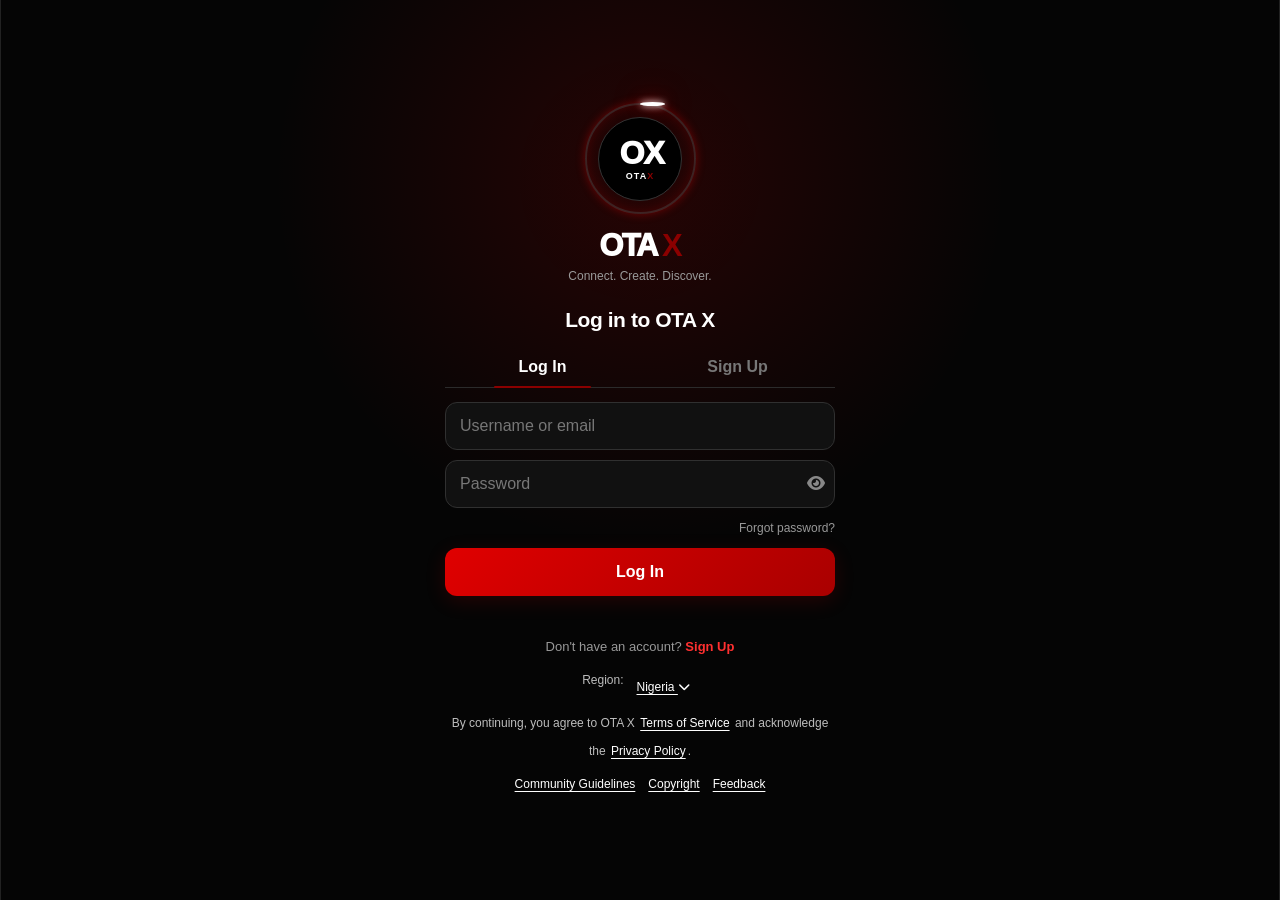
<file: index.html>
<!DOCTYPE html>
<html lang="en">
<head>
    <meta charset="UTF-8">
    <meta name="viewport" content="width=device-width, initial-scale=1.0">

    <title>OTA X</title>

    <meta
        name="description"
        content="OTA X — Connect, Create and Discover."
    >

    <!-- Font Awesome -->
    <link
        rel="stylesheet"
        href="https://cdnjs.cloudflare.com/ajax/libs/font-awesome/6.4.0/css/all.min.css"
    >

    <!-- OTA X CSS -->
    <link rel="stylesheet" href="style.css">
</head>

<body>

<div class="app-container">

    <!-- =====================================================
         OTA X AUTHENTICATION SCREEN
    ====================================================== -->

    <section id="auth-screen" class="active">

        <!-- Animated OTA X Logo -->
        <div class="auth-logo-container">

            <div class="electric-ring-wrapper">

                <!-- Electric light travelling around the circle -->
                <div class="electric-ring"></div>

                <!-- OX -->
                <div class="electric-logo-inner">
                    <div class="ox-letters">
                        <span class="ox-letter">O</span>
                        <span class="ox-letter">X</span>
                    </div>
                    <div class="logo-mini-brand"><span>OTA</span><strong>X</strong></div>
                </div>

            </div>


            <!-- OTA X animated name -->
            <div class="auth-brand-name">
                <span>OTA</span>
                <strong>X</strong>
            </div>


            <p class="auth-tagline">
                Connect. Create. Discover.
            </p>

        </div>


        <!-- =================================================
             AUTH FORM
        ================================================== -->

        <div class="auth-body">

            <h2 id="auth-mode-title">
                Log in to OTA X
            </h2>


            <!-- Login / Sign Up -->
            <div class="auth-main-tabs">

                <button
                    type="button"
                    id="login-mode-btn"
                    class="auth-main-tab active"
                >
                    Log In
                </button>


                <button
                    type="button"
                    id="signup-mode-btn"
                    class="auth-main-tab"
                >
                    Sign Up
                </button>

            </div>


            <!-- Username / Email -->
            <input
                type="text"
                id="auth-username"
                class="auth-input"
                placeholder="Username or email"
                autocomplete="username"
            >


            <!-- Email -->
            <input
                type="email"
                id="auth-email"
                class="auth-input signup-only hidden"
                placeholder="Email address"
                autocomplete="email"
            >


            <!-- Phone -->
            <div
                id="phone-field"
                class="phone-field signup-only hidden"
            >

                <button
                    type="button"
                    id="selected-country-btn"
                    class="country-code-btn"
                >

                    <span id="selected-country-flag">
                        🇳🇬
                    </span>

                    <span id="selected-country-code">
                        +234
                    </span>

                    <i class="fa-solid fa-chevron-down"></i>

                </button>


                <input
                    type="tel"
                    id="auth-phone"
                    class="auth-input phone-number-input"
                    placeholder="Phone number"
                    autocomplete="tel"
                >

            </div>


            <!-- Password -->
            <div class="password-field">

                <input
                    type="password"
                    id="auth-password"
                    class="auth-input"
                    placeholder="Password"
                    autocomplete="current-password"
                >


                <button
                    type="button"
                    id="toggle-password"
                    class="password-toggle"
                    aria-label="Show password"
                >
                    <i class="fa-solid fa-eye"></i>
                </button>

            </div>


            <!-- Confirm password -->
            <input
                type="password"
                id="auth-confirm-password"
                class="auth-input signup-only hidden"
                placeholder="Confirm password"
                autocomplete="new-password"
            >


            <!-- Preferred region -->
            <button
                type="button"
                id="region-selector-btn"
                class="region-selector signup-only hidden"
            >

                <span>

                    <i class="fa-solid fa-globe"></i>

                    <span id="selected-region-name">
                        Nigeria
                    </span>

                </span>


                <i class="fa-solid fa-chevron-right"></i>

            </button>


            <!-- Forgot password -->
            <button
                type="button"
                id="forgot-password-btn"
                class="forgot-password-link"
            >
                Forgot password?
            </button>


            <!-- Login / Signup button -->
            <button
                type="button"
                id="next-auth-btn"
                class="auth-btn"
            >
                Log In
            </button>


            <!-- Authentication status -->
            <div
                id="auth-message"
                class="auth-message"
                aria-live="polite"
            ></div>

        </div>


        <!-- =================================================
             SWITCH LOGIN / SIGNUP
        ================================================== -->

        <button
            type="button"
            id="switch-mode-btn"
            class="auth-footer"
        >

            Don't have an account?
            <span>Sign Up</span>

        </button>


        <!-- =================================================
             LEGAL + REGION
        ================================================== -->

        <div class="legal-footer-text">

            <div class="legal-region-row">

                <span>
                    Region:
                </span>


                <button
                    type="button"
                    id="login-country-btn"
                    class="interactive-country-link"
                >

                    <span id="login-country-name">
                        Nigeria
                    </span>

                    <i class="fa-solid fa-chevron-down"></i>

                </button>

            </div>


            <p>

                By continuing, you agree to OTA X
                <a href="terms.html">
                    Terms of Service
                </a>

                and acknowledge the
                <a href="privacy.html">
                    Privacy Policy
                </a>.

            </p>


            <div class="auth-legal-links">

                <a href="community-guidelines.html">
                    Community Guidelines
                </a>


                <a href="copyright.html">
                    Copyright
                </a>


                <a href="feedback.html">
                    Feedback
                </a>

            </div>

        </div>

    </section>
        <!-- =====================================================
         OTA X MAIN APP
    ====================================================== -->

    <section id="main-app" class="hidden">

        <!-- =================================================
             TOP FEED HEADER
        ================================================== -->

        <header class="top-header-bar">

            <div class="home-brand-name" aria-label="OTA X">
                <span>OTA</span><strong>X</strong>
            </div>

            <div class="top-nav-links">

                <button
                    type="button"
                    class="top-nav-tab active"
                    data-feed="for-you"
                >
                    For You
                </button>

                <button
                    type="button"
                    class="top-nav-tab"
                    data-feed="following"
                >
                    Following
                </button>

            </div>


            <!-- Search stays at the top-right -->
            <button
                type="button"
                id="open-search-modal"
                class="top-search-btn"
                aria-label="Search"
            >
                <i class="fa-solid fa-magnifying-glass"></i>
            </button>

        </header>


        <!-- =================================================
             HOME / FOR YOU
        ================================================== -->

        <main
            id="feed-tab"
            class="app-tab"
        >

            <!-- Stories -->
            <section class="stories-section">

                <div class="section-heading">

                    <h3>
                        Stories
                    </h3>

                    <button
                        type="button"
                        id="view-all-stories-btn"
                    >
                        See all
                    </button>

                </div>


                <div
                    id="stories-list"
                    class="stories-list"
                >

                    <!-- Your story -->
                    <button
                        type="button"
                        class="story-item create-story"
                        id="create-story-btn"
                    >

                        <div class="story-avatar">

                            <i class="fa-solid fa-plus"></i>

                        </div>

                        <span>
                            Your Story
                        </span>

                    </button>


                    <!-- Example story -->
                    <button
                        type="button"
                        class="story-item"
                    >

                        <div class="story-avatar">
                            <i class="fa-solid fa-user"></i>
                        </div>

                        <span>
                            OTA Creator
                        </span>

                    </button>


                    <button
                        type="button"
                        class="story-item"
                    >

                        <div class="story-avatar">
                            <i class="fa-solid fa-user"></i>
                        </div>

                        <span>
                            Trending
                        </span>

                    </button>

                </div>

            </section>


            <!-- Feed -->
            <section
                id="posts-feed"
                class="posts-feed"
            >

                <!-- Example OTA X post -->



                <!-- Feed loading area -->
                <div
                    id="feed-loading"
                    class="feed-loading hidden"
                >

                    <i class="fa-solid fa-spinner fa-spin"></i>

                    Loading OTA X...

                </div>


                <!-- Empty feed -->
                <div
                    id="empty-feed"
                    class="empty-feed hidden"
                >

                    <i class="fa-solid fa-camera-retro"></i>

                    <h3>
                        No posts yet
                    </h3>

                    <p>
                        Follow people and create your first OTA X post.
                    </p>

                </div>

            </section>

        </main>


        <!-- =================================================
             FRIENDS
        ================================================== -->

        <section
            id="friends-tab"
            class="app-tab hidden"
        >

            <div class="page-header">

                <div>

                    <h2>
                        Friends
                    </h2>

                    <p>
                        People you connect with
                    </p>

                </div>


                <button
                    type="button"
                    id="find-friends-btn"
                    class="header-icon-btn"
                >

                    <i class="fa-solid fa-user-plus"></i>

                </button>

            </div>


            <!-- Friend requests -->
            <div class="friends-section">

                <div class="section-heading">

                    <h3>
                        Friend Requests
                    </h3>

                    <button
                        type="button"
                        id="view-friend-requests"
                    >
                        See all
                    </button>

                </div>


                <div
                    id="friend-requests-list"
                    class="friend-list"
                >

                    <div class="empty-state">

                        <i class="fa-solid fa-user-group"></i>

                        <h3>
                            No new requests
                        </h3>

                        <p>
                            When someone follows you, their request will appear here.
                        </p>

                    </div>

                </div>

            </div>


            <!-- Friends -->
            <div class="friends-section">

                <div class="section-heading">

                    <h3>
                        Your Friends
                    </h3>

                </div>


                <div
                    id="friends-list"
                    class="friend-list"
                >

                    <div class="empty-state">

                        <i class="fa-regular fa-face-smile"></i>

                        <h3>
                            No friends yet
                        </h3>

                        <p>
                            Connect with people to build your OTA X network.
                        </p>

                    </div>

                </div>

            </div>

        </section>


        <!-- =================================================
             CREATE / UPLOAD
        ================================================== -->

        <section
            id="upload-tab"
            class="app-tab hidden"
        >

            <div class="page-header">

                <div>

                    <h2>
                        Create
                    </h2>

                    <p>
                        Share something with OTA X
                    </p>

                </div>

            </div>


            <!-- Create choices -->
            <div class="create-options">

                <button
                    type="button"
                    class="create-option"
                    id="upload-photo-btn"
                >

                    <div class="create-option-icon">
                        <i class="fa-solid fa-image"></i>
                    </div>

                    <span>
                        Photo
                    </span>

                </button>


                <button
                    type="button"
                    class="create-option"
                    id="upload-video-btn"
                >

                    <div class="create-option-icon">
                        <i class="fa-solid fa-video"></i>
                    </div>

                    <span>
                        Video
                    </span>

                </button>


                <button
                    type="button"
                    class="create-option"
                    id="create-text-post-btn"
                >

                    <div class="create-option-icon">
                        <i class="fa-solid fa-pen"></i>
                    </div>

                    <span>
                        Text
                    </span>

                </button>


                <button
                    type="button"
                    class="create-option"
                    id="create-sound-btn"
                >

                    <div class="create-option-icon">
                        <i class="fa-solid fa-music"></i>
                    </div>

                    <span>
                        Sound
                    </span>

                </button>

            </div>


            <!-- Hidden file input -->
            <input
                type="file"
                id="media-file-input"
                accept="image/*,video/*"
                hidden
            >


            <!-- Create post editor -->
            <div
                id="post-editor"
                class="post-editor"
            >

                <label for="post-caption">
                    Caption
                </label>


                <textarea
                    id="post-caption"
                    rows="5"
                    maxlength="2200"
                    placeholder="What's happening on OTA X?"
                ></textarea>


                <div class="editor-tools">

                    <button
                        type="button"
                        id="add-sound-btn"
                    >

                        <i class="fa-solid fa-music"></i>
                        Add sound

                    </button>


                    <button
                        type="button"
                        id="add-effect-btn"
                    >

                        <i class="fa-solid fa-wand-magic-sparkles"></i>
                        Effects

                    </button>


                    <button
                        type="button"
                        id="add-filter-btn"
                    >

                        <i class="fa-solid fa-sliders"></i>
                        Filters

                    </button>

                </div>


                <!-- Selected media preview -->
                <div
                    id="media-preview"
                    class="media-preview hidden"
                ></div>


                <!-- Publish -->
                <button
                    type="button"
                    id="publish-post-btn"
                    class="publish-btn"
                >

                    Post to OTA X

                </button>

            </div>


            <!-- Camera tools -->
            <div class="camera-tools">

                <button type="button">
                    <i class="fa-solid fa-gauge-high"></i>
                    <span>Speed</span>
                </button>


                <button type="button">
                    <i class="fa-regular fa-clock"></i>
                    <span>Timer</span>
                </button>


                <button type="button">
                    <i class="fa-solid fa-circle"></i>
                    <span>Record</span>
                </button>


                <button type="button">
                    <i class="fa-solid fa-camera-rotate"></i>
                    <span>Flip</span>
                </button>


                <button type="button">
                    <i class="fa-solid fa-bolt"></i>
                    <span>Flash</span>
                </button>

            </div>

        </section>


        <!-- =================================================
             INBOX
        ================================================== -->

        <section
            id="inbox-tab"
            class="app-tab hidden"
        >

            <div class="page-header">

                <div>

                    <h2>
                        Inbox
                    </h2>

                    <p>
                        Messages and notifications
                    </p>

                </div>


                <button
                    type="button"
                    id="new-message-btn"
                    class="header-icon-btn"
                >

                    <i class="fa-regular fa-pen-to-square"></i>

                </button>

            </div>


            <!-- Messages -->
            <div class="inbox-tabs">

                <button
                    type="button"
                    class="inbox-tab-btn active"
                    data-inbox="messages"
                >
                    Messages
                </button>


                <button
                    type="button"
                    class="inbox-tab-btn"
                    data-inbox="notifications"
                >
                    Notifications
                </button>

            </div>


            <div
                id="messages-panel"
                class="inbox-panel"
            >

                <div
                    id="conversation-list"
                    class="conversation-list"
                >

                    <div class="empty-state">

                        <i class="fa-regular fa-message"></i>

                        <h3>
                            Your messages
                        </h3>

                        <p>
                            Messages from your OTA X friends will appear here.
                        </p>

                    </div>

                </div>

            </div>


            <!-- Notifications -->
            <div
                id="notifications-panel"
                class="inbox-panel hidden"
            >

                <div
                    id="notifications-list"
                    class="notifications-list"
                >

                    <div class="empty-state">

                        <i class="fa-regular fa-bell"></i>

                        <h3>
                            No notifications
                        </h3>

                        <p>
                            Your activity notifications will appear here.
                        </p>

                    </div>

                </div>

            </div>

        </section>


        <!-- =================================================
             PROFILE
        ================================================== -->


<section id="profile-tab" class="app-tab hidden" aria-label="Profile">
  <div class="ota-profile-page">
    <header class="ota-profile-header">
      <h1>Profile</h1>
      <button type="button" id="ota-profile-settings" aria-label="Settings">⚙</button>
    </header>
    <div class="ota-profile-identity">
      <div id="ota-profile-avatar" class="ota-profile-avatar">OX</div>
      <div>
        <h2 id="ota-profile-display-name">Your profile</h2>
        <p id="ota-profile-username">Your OTA X account</p>
      <p id="ota-profile-bio" class="ota-profile-bio"></p>
      <span id="ota-profile-verified" class="ota-profile-verified" hidden>Verified</span>
      </div>
    </div>
    <div class="ota-profile-actions">
      <button type="button" id="ota-edit-profile-button">Edit profile</button>
      <button type="button" id="ota-profile-settings-secondary">Settings</button>
    </div>
    <div class="ota-profile-posts">
      <h3>Your posts</h3>
      <p>Your published posts will appear here.</p>
    </div>
  </div>
</section>

<nav id="ota-bottom-nav" class="ota-bottom-nav" aria-label="Main navigation">
  <button type="button" data-ota-nav="feed-tab" class="is-active">
    <span class="ota-nav-icon">⌂</span><span>Home</span>
  </button>
  <button type="button" data-ota-nav="discover">
    <span class="ota-nav-icon">⌕</span><span>Discover</span>
  </button>
  <button type="button" data-ota-nav="upload-tab" class="ota-create-nav">
    <span class="ota-nav-create-icon">+</span><span>Create</span>
  </button>
  <button type="button" data-ota-nav="inbox-tab">
    <span class="ota-nav-icon">♡</span><span>Inbox</span>
  </button>
  <button type="button" data-ota-nav="profile-tab">
    <span class="ota-nav-icon">●</span><span>Profile</span>
  </button>
</nav>

</section>

<!-- =====================================================
         OTA X MODALS
    ====================================================== -->

    <!-- COUNTRY / REGION SELECTOR -->
    <div id="country-modal" class="modal hidden">

        <div class="modal-content">

            <div class="modal-header">

                <h3>Select Region</h3>

                <button
                    type="button"
                    id="close-country"
                    class="close-modal"
                >
                    <i class="fa-solid fa-xmark"></i>
                </button>

            </div>


            <input
                type="search"
                id="country-search-input"
                class="auth-input"
                placeholder="Search country..."
            >


            <div
                id="country-list"
                class="country-list"
            >

                <button class="country-option" data-country="Nigeria" data-code="+234">
                    🇳🇬 Nigeria
                </button>

                <button class="country-option" data-country="Ghana" data-code="+233">
                    🇬🇭 Ghana
                </button>

                <button class="country-option" data-country="South Africa" data-code="+27">
                    🇿🇦 South Africa
                </button>

                <button class="country-option" data-country="Kenya" data-code="+254">
                    🇰🇪 Kenya
                </button>

                <button class="country-option" data-country="United States" data-code="+1">
                    🇺🇸 United States
                </button>

                <button class="country-option" data-country="United Kingdom" data-code="+44">
                    🇬🇧 United Kingdom
                </button>

                <button class="country-option" data-country="Canada" data-code="+1">
                    🇨🇦 Canada
                </button>

                <button class="country-option" data-country="France" data-code="+33">
                    🇫🇷 France
                </button>

                <button class="country-option" data-country="Germany" data-code="+49">
                    🇩🇪 Germany
                </button>

                <button class="country-option" data-country="Brazil" data-code="+55">
                    🇧🇷 Brazil
                </button>

                <button class="country-option" data-country="India" data-code="+91">
                    🇮🇳 India
                </button>

                <button class="country-option" data-country="Japan" data-code="+81">
                    🇯🇵 Japan
                </button>

            </div>

        </div>

    </div>


    <!-- =====================================================
         SEARCH
    ====================================================== -->

    <div id="search-modal" class="modal hidden">

        <div class="modal-content search-modal-content">

            <div class="modal-header">

                <h3>
                    Search OTA X
                </h3>

                <button
                    type="button"
                    id="close-search"
                    class="close-modal"
                >
                    <i class="fa-solid fa-xmark"></i>
                </button>

            </div>


            <div class="search-box">

                <i class="fa-solid fa-magnifying-glass"></i>

                <input
                    type="search"
                    id="global-search-input"
                    placeholder="Search people, posts, sounds..."
                >

            </div>


            <div
                id="search-results"
                class="search-results"
            >

                <div class="empty-state">

                    <i class="fa-solid fa-magnifying-glass"></i>

                    <p>
                        Search OTA X
                    </p>

                </div>

            </div>

        </div>

    </div>


    <!-- =====================================================
         COMMENTS
    ====================================================== -->

    <div
        id="comment-section-container"
        class="modal hidden"
    >

        <div class="modal-content comments-modal">

            <div class="modal-header">

                <h3>
                    Comments
                </h3>

                <button
                    type="button"
                    id="close-comments"
                    class="close-modal"
                >
                    <i class="fa-solid fa-xmark"></i>
                </button>

            </div>


            <div
                id="comments-list-container"
                class="comments-list"
            >

                <div class="empty-state">

                    <i class="fa-regular fa-comment"></i>

                    <p>
                        No comments yet.
                    </p>

                    <span>
                        Be the first to comment.
                    </span>

                </div>

            </div>


            <!-- Comment composer -->
            <div class="comment-composer">

                <input
                    type="text"
                    id="comment-text-input"
                    class="auth-input"
                    placeholder="Add a comment..."
                >


                <button
                    type="button"
                    id="record-voice-btn"
                    class="comment-icon-btn"
                    title="Voice comment"
                >

                    <i class="fa-solid fa-microphone"></i>

                </button>


                <button
                    type="button"
                    id="send-comment-btn"
                    class="send-comment-btn"
                    title="Send comment"
                >

                    <i class="fa-solid fa-paper-plane"></i>

                </button>

            </div>

        </div>

    </div>


    <!-- =====================================================
         REPOST
    ====================================================== -->

    <div
        id="repost-modal"
        class="modal hidden"
    >

        <div class="modal-content">

            <div class="modal-header">

                <h3>
                    Repost
                </h3>

                <button
                    type="button"
                    id="close-repost"
                    class="close-modal"
                >

                    <i class="fa-solid fa-xmark"></i>

                </button>

            </div>


            <div class="repost-options">

                <button
                    type="button"
                    id="simple-repost-btn"
                    class="repost-option"
                >

                    <i class="fa-solid fa-retweet"></i>

                    <div>

                        <strong>
                            Repost
                        </strong>

                        <span>
                            Share this post with your followers.
                        </span>

                    </div>

                </button>


                <button
                    type="button"
                    id="repost-comment-btn"
                    class="repost-option"
                >

                    <i class="fa-solid fa-quote-left"></i>

                    <div>

                        <strong>
                            Repost with comment
                        </strong>

                        <span>
                            Add your own thoughts before reposting.
                        </span>

                    </div>

                </button>

            </div>


            <textarea
                id="repost-comment-input"
                class="auth-input hidden"
                rows="4"
                placeholder="Add a comment to your repost..."
            ></textarea>


            <button
                type="button"
                id="confirm-repost-btn"
                class="auth-btn hidden"
            >
                Repost
            </button>

        </div>

    </div>


    <!-- =====================================================
         SHARE
    ====================================================== -->

    <div
        id="share-modal"
        class="modal hidden"
    >

        <div class="modal-content">

            <div class="modal-header">

                <h3>
                    Share
                </h3>

                <button
                    type="button"
                    id="close-share"
                    class="close-modal"
                >
                    <i class="fa-solid fa-xmark"></i>
                </button>

            </div>


            <div class="share-options">

                <button type="button" id="share-copy-link">
                    <i class="fa-solid fa-link"></i>
                    <span>Copy link</span>
                </button>


                <button type="button" id="share-message">
                    <i class="fa-regular fa-message"></i>
                    <span>Send in message</span>
                </button>


                <button type="button" id="share-system">
                    <i class="fa-solid fa-share-nodes"></i>
                    <span>Share...</span>
                </button>

            </div>

        </div>

    </div>


    <!-- =====================================================
         STORY CREATOR
    ====================================================== -->

    <div
        id="story-modal"
        class="modal hidden"
    >

        <div class="modal-content">

            <div class="modal-header">

                <h3>
                    Create Story
                </h3>

                <button
                    type="button"
                    id="close-story"
                    class="close-modal"
                >
                    <i class="fa-solid fa-xmark"></i>
                </button>

            </div>


            <textarea
                id="story-text"
                class="auth-input"
                rows="5"
                placeholder="Write something for your story..."
            ></textarea>


            <input
                type="file"
                id="story-file-input"
                accept="image/*,video/*"
            >


            <button
                type="button"
                id="publish-story-btn"
                class="auth-btn"
            >
                Post Story
            </button>

        </div>

    </div>


    <!-- =====================================================
         EDIT PROFILE
    ====================================================== -->

    <div
        id="edit-profile-modal"
        class="modal hidden"
    >

        <div class="modal-content">

            <div class="modal-header">

                <h3>
                    Edit Profile
                </h3>

                <button
                    type="button"
                    id="close-edit-profile"
                    class="close-modal"
                >
                    <i class="fa-solid fa-xmark"></i>
                </button>

            </div>


            <label>
                Display name
            </label>

            <input
                type="text"
                id="edit-display-name"
                class="auth-input"
                placeholder="Display name"
            >


            <label>
                Username
            </label>

            <input
                type="text"
                id="edit-username"
                class="auth-input"
                placeholder="@username"
            >


            <label>
                Bio
            </label>

            <textarea
                id="edit-bio"
                class="auth-input"
                rows="4"
                maxlength="160"
                placeholder="Tell people about yourself..."
            ></textarea>


            <button
                type="button"
                id="save-profile-btn"
                class="auth-btn"
            >
                Save changes
            </button>

        </div>

    </div>


    <!-- =====================================================
         SETTINGS DRAWER
    ====================================================== -->

    <div
        id="profile-drawer"
        class="modal hidden"
    >

        <div class="modal-content drawer-content">

            <div class="modal-header">

                <h3>
                    Settings
                </h3>

                <button
                    type="button"
                    id="close-drawer-btn"
                    class="close-modal"
                >
                    <i class="fa-solid fa-xmark"></i>
                </button>

            </div>


            <div class="settings-list">

                <button
                    type="button"
                    class="settings-item"
                    id="open-account-settings"
                >

                    <i class="fa-solid fa-user"></i>

                    <span>
                        Account
                    </span>

                    <i class="fa-solid fa-chevron-right"></i>

                </button>


                <button
                    type="button"
                    class="settings-item"
                    id="open-privacy-settings"
                >

                    <i class="fa-solid fa-shield-halved"></i>

                    <span>
                        Privacy
                    </span>

                    <i class="fa-solid fa-chevron-right"></i>

                </button>


                <button
                    type="button"
                    class="settings-item"
                    id="open-security-settings"
                >

                    <i class="fa-solid fa-lock"></i>

                    <span>
                        Security
                    </span>

                    <i class="fa-solid fa-chevron-right"></i>

                </button>


                <button
                    type="button"
                    class="settings-item"
                    id="open-notification-settings"
                >

                    <i class="fa-solid fa-bell"></i>

                    <span>
                        Notifications
                    </span>

                    <i class="fa-solid fa-chevron-right"></i>

                </button>


                <button
                    type="button"
                    class="settings-item"
                    id="open-message-settings"
                >

                    <i class="fa-solid fa-message"></i>

                    <span>
                        Messages
                    </span>

                    <i class="fa-solid fa-chevron-right"></i>

                </button>


                <button
                    type="button"
                    class="settings-item"
                    id="open-appearance-settings"
                >

                    <i class="fa-solid fa-circle-half-stroke"></i>

                    <span>
                        Appearance
                    </span>

                    <i class="fa-solid fa-chevron-right"></i>

                </button>


                <button
                    type="button"
                    class="settings-item"
                    id="change-region-settings"
                >

                    <i class="fa-solid fa-globe"></i>

                    <span>
                        Region
                    </span>

                    <i class="fa-solid fa-chevron-right"></i>

                </button>


                <button
                    type="button"
                    class="settings-item"
                    id="open-feedback"
                >

                    <i class="fa-regular fa-comment-dots"></i>

                    <span>
                        Help & Feedback
                    </span>

                    <i class="fa-solid fa-chevron-right"></i>

                </button>


                <a
                    href="community-guidelines.html"
                    class="settings-item"
                >

                    <i class="fa-solid fa-users"></i>

                    <span>
                        Community Guidelines
                    </span>

                    <i class="fa-solid fa-chevron-right"></i>

                </a>


                <a
                    href="copyright.html"
                    class="settings-item"
                >

                    <i class="fa-solid fa-copyright"></i>

                    <span>
                        Copyright
                    </span>

                    <i class="fa-solid fa-chevron-right"></i>

                </a>


                <a
                    href="terms.html"
                    class="settings-item"
                >

                    <i class="fa-solid fa-file-contract"></i>

                    <span>
                        Terms of Service
                    </span>

                    <i class="fa-solid fa-chevron-right"></i>

                </a>


                <a
                    href="privacy.html"
                    class="settings-item"
                >

                    <i class="fa-solid fa-shield"></i>

                    <span>
                        Privacy Policy
                    </span>

                    <i class="fa-solid fa-chevron-right"></i>

                </a>


                <button
                    type="button"
                    id="logout-btn"
                    class="settings-item danger"
                >

                    <i class="fa-solid fa-right-from-bracket"></i>

                    <span>
                        Log out
                    </span>

                    <i class="fa-solid fa-chevron-right"></i>

                </button>

            </div>

        </div>

    </div>


    <!-- =====================================================
         EMAIL VERIFICATION
    ====================================================== -->

    <div
        id="verification-modal"
        class="modal hidden"
    >

        <div class="modal-content">

            <div class="verification-icon">

                <i class="fa-solid fa-envelope"></i>

            </div>


            <h3>
                Verify your email
            </h3>


            <p>
                Enter the verification code sent to your email address.
            </p>


            <input
                type="text"
                id="verification-code"
                class="auth-input verification-code-input"
                maxlength="6"
                inputmode="numeric"
                placeholder="6-digit code"
            >


            <button
                type="button"
                id="verify-account-btn"
                class="auth-btn"
            >
                Verify Account
            </button>


            <button
                type="button"
                id="resend-code-btn"
                class="secondary-btn"
            >
                Resend code
            </button>


            <div
                id="verification-message"
                class="auth-message"
            ></div>

        </div>

    </div>


    <!-- =====================================================
         PASSWORD RESET
    ====================================================== -->

    <div
        id="forgot-password-modal"
        class="modal hidden"
    >

        <div class="modal-content">

            <div class="modal-header">

                <h3>
                    Reset password
                </h3>

             <!-- =====================================================
         OTA X APP OVERLAY
    ====================================================== -->

    <div
        id="toast-message"
        class="toast-message hidden"
        aria-live="polite"
    ></div>


    <!-- =====================================================
         GLOBAL LOADING SCREEN
    ====================================================== -->

    <div
        id="global-loading"
        class="global-loading hidden"
    >

        <div class="loading-logo">
            OX
        </div>

        <div class="loading-spinner"></div>

        <p>
            Loading OTA X...
        </p>

    </div>


    <!-- =====================================================
         HIDDEN DATA / STATE ELEMENTS
    ====================================================== -->

    <input
        type="hidden"
        id="current-user-id"
        value=""
    >

    <input
        type="hidden"
        id="current-post-id"
        value=""
    >

    <input
        type="hidden"
        id="selected-post-id"
        value=""
    >


    <!-- =====================================================
         OTA X JAVASCRIPT
    ====================================================== -->


<div id="ota-appearance-modal" class="hidden" role="dialog"
     aria-modal="true" aria-labelledby="ota-appearance-title">
  <div class="ota-appearance-backdrop" data-ota-close-appearance></div>
  <div class="ota-appearance-panel">
    <div class="ota-appearance-heading">
      <h2 id="ota-appearance-title">Appearance</h2>
      <button type="button" data-ota-close-appearance aria-label="Close">×</button>
    </div>
    <p>Choose your preferred OTA X theme.</p>
    <button type="button" class="ota-theme-option" data-ota-theme="dark">
      Dark <small>Black and deep red</small>
    </button>
    <button type="button" class="ota-theme-option" data-ota-theme="light">
      Light <small>Light backgrounds</small>
    </button>
  </div>
</div>

<script src="script.js"></script>

</div>


<script>
/* OTA_X_WORLD_COUNTRY_SELECTOR_V1 */
(() => {
  "use strict";

  const list = document.getElementById("country-list");
  const modal = document.getElementById("country-modal");

  if (!list || !modal) return;

  const search = document.getElementById("country-search-input");

  function updateCountry(country, code, flag) {
    const loginName = document.getElementById("login-country-name");
    const regionName = document.getElementById("selected-region-name");
    const countryCode = document.getElementById("selected-country-code");
    const countryFlag = document.getElementById("selected-country-flag");

    if (loginName) loginName.textContent = country;
    if (regionName) regionName.textContent = country;
    if (countryCode) countryCode.textContent = code;
    if (countryFlag) countryFlag.textContent = flag || "🌐";

    try {
      localStorage.setItem("ota_selected_country", country);
      localStorage.setItem("ota_selected_country_code", code);
      localStorage.setItem("ota_selected_country_flag", flag || "🌐");
    } catch (error) {
      console.warn("Could not save country preference.", error);
    }

    modal.classList.add("hidden");
  }

  // Delegation also handles country buttons added after page load.
  list.addEventListener("click", event => {
    const button = event.target.closest(".country-option");
    if (!button || !list.contains(button)) return;

    if (button.dataset.country && button.dataset.code) {
      updateCountry(
        button.dataset.country,
        button.dataset.code,
        button.dataset.flag || "🌐"
      );
    }
  });

  function applyFilter() {
    const query = (search?.value || "").trim().toLowerCase();

    list.querySelectorAll(".country-option").forEach(button => {
      const name = button.dataset.country || button.textContent || "";
      button.hidden = !name.toLowerCase().includes(query);
    });
  }

  search?.addEventListener("input", applyFilter);

  async function loadAllCountries() {
    try {
      const response = await fetch(
        "./countrykit.json",
        { headers: { Accept: "application/json" } }
      );

      if (!response.ok) {
        throw new Error("Country service returned HTTP " + response.status);
      }

      const countries = await response.json();

      if (!Array.isArray(countries) || countries.length < 200) {
        throw new Error("The returned country list was incomplete.");
      }

      const entries = countries
        .map(country => {
          const name = typeof country.name === "string" ? country.name : country.name?.common;
          const code = country.calling_code;

          if (!name || !code) {
            return null;
          }

          // Some countries share calling codes. Use the service's first
          // listed suffix when available; otherwise use the root code.

          if (!/^\+\d+$/.test(code)) return null;

          return {
            name,
            code,
            flag: typeof country.flag === "string" ? country.flag : country.flag?.emoji || "🌐",
            iso: country.cca2 || ""
          };
        })
        .filter(Boolean);

      const unique = new Map();
      entries.forEach(country => {
        const key = country.iso || country.name;
        if (!unique.has(key)) unique.set(key, country);
      });

      const sorted = Array.from(unique.values())
        .sort((a, b) => a.name.localeCompare(b.name));

      if (sorted.length < 200) {
        throw new Error("Not enough usable countries were returned.");
      }

      const fragment = document.createDocumentFragment();

      sorted.forEach(country => {
        const button = document.createElement("button");
        button.type = "button";
        button.className = "country-option";
        button.dataset.country = country.name;
        button.dataset.code = country.code;
        button.dataset.flag = country.flag;
        button.textContent = country.flag + " " + country.name +
          " (" + country.code + ")";
        fragment.appendChild(button);
      });

      // Replace the short starter list only after a complete list is ready.
      list.replaceChildren(fragment);
      applyFilter();

      // Restore a previously selected country and its flag.
      try {
        const savedName = localStorage.getItem("ota_selected_country");
        const savedCode = localStorage.getItem("ota_selected_country_code");
        const savedFlag = localStorage.getItem("ota_selected_country_flag");
        const saved = sorted.find(country =>
          country.name === savedName && country.code === savedCode
        );

        if (saved) {
          updateCountry(saved.name, saved.code, savedFlag || saved.flag);
        }
      } catch (error) {
        console.warn("Could not restore country preference.", error);
      }

      console.info("OTA X country selector loaded:", sorted.length, "countries.");
    } catch (error) {
      // Preserve the existing 12-country list if the service is unavailable.
      console.warn(
        "Could not load the worldwide country list. Keeping the starter list.",
        error
      );
    }
  }

  loadAllCountries();
})();
</script>

</body>
                    </html>
</file>
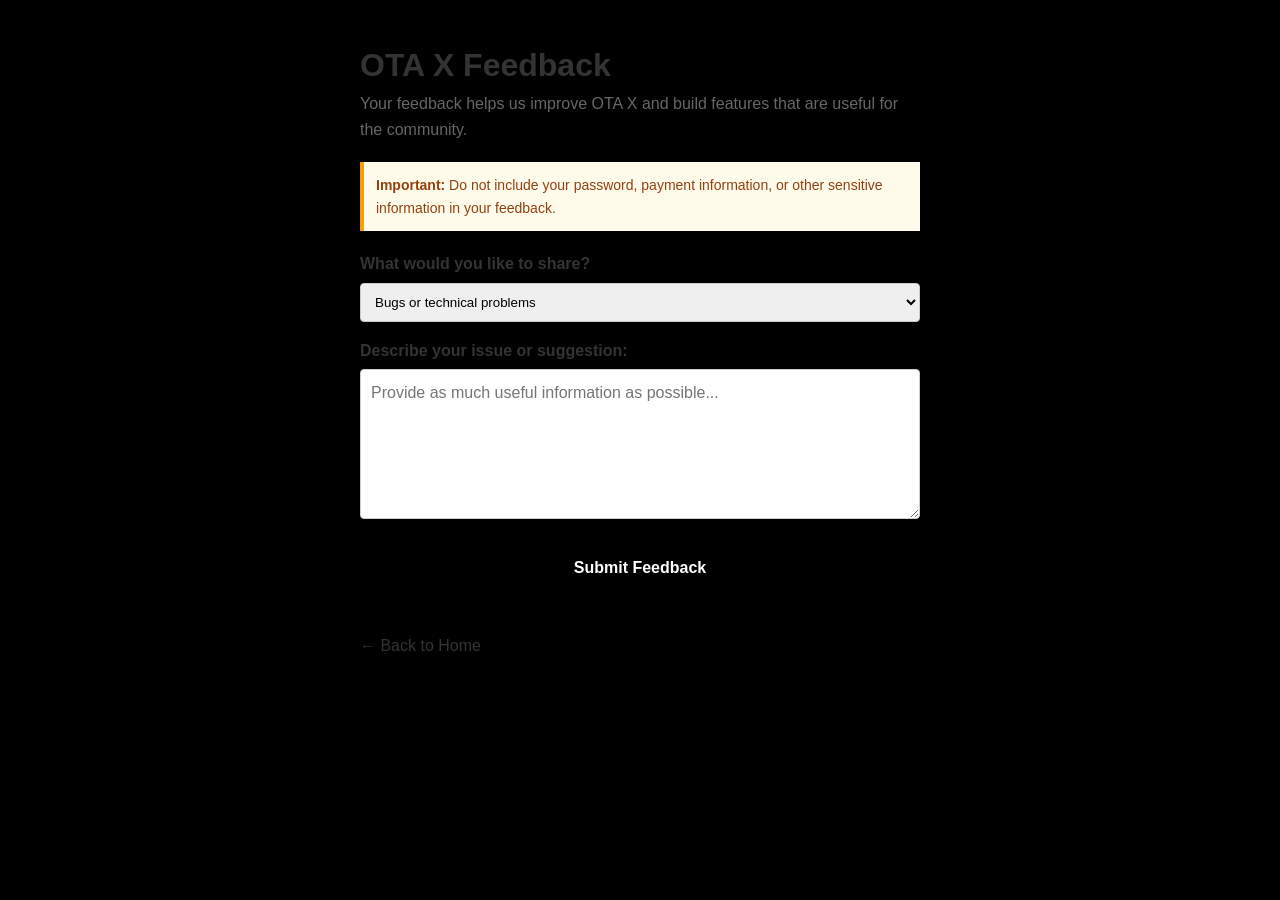
<file: feedback.html>
<!DOCTYPE html>
<html lang="en">
<head>
    <meta charset="UTF-8">
    <meta name="viewport" content="width=device-width, initial-scale=1.0">
    <title>OTA X - Feedback</title>
    <link rel="stylesheet" href="style.css">
</head>
<body>
    <main style="max-width: 600px; margin: 0 auto; padding: 40px 20px; font-family: sans-serif; color: #333; line-height: 1.6;">
        <h1>OTA X Feedback</h1>
        <p style="color: #666;">Your feedback helps us improve OTA X and build features that are useful for the community.</p>

        <div style="background-color: #fffbeb; border-left: 4px solid #f59e0b; padding: 12px; margin: 20px 0; font-size: 14px; color: #92400e;">
            <strong>Important:</strong> Do not include your password, payment information, or other sensitive information in your feedback.
        </div>

        <form id="feedbackForm" style="display: flex; flex-direction: column; gap: 16px;">
            <div>
                <label style="display: block; font-weight: 600; margin-bottom: 6px;">What would you like to share?</label>
                <select style="width: 100%; padding: 10px; border: 1px solid #ccc; border-radius: 4px;">
                    <option>Bugs or technical problems</option>
                    <option>Features you would like to see</option>
                    <option>Suggestions for improving OTA X</option>
                    <option>Safety or content concerns</option>
                    <option>General ideas about the platform</option>
                </select>
            </div>

            <div>
                <label style="display: block; font-weight: 600; margin-bottom: 6px;">Describe your issue or suggestion:</label>
                <textarea rows="5" required placeholder="Provide as much useful information as possible..." style="width: 100%; padding: 10px; border: 1px solid #ccc; border-radius: 4px;"></textarea>
            </div>

            <button type="submit" style="background-color: #000; color: #fff; padding: 12px; border: none; border-radius: 4px; font-weight: 600; cursor: pointer;">
                Submit Feedback
            </button>
        </form>

        <div id="successMessage" style="display: none; background-color: #ecfdf5; color: #065f46; padding: 20px; border-radius: 4px; text-align: center; margin-top: 20px;">
            Thank you! Your feedback has been successfully submitted.
        </div>

        <p style="margin-top: 40px;"><a href="index.html">&larr; Back to Home</a></p>
    </main>

    <script>
        document.getElementById('feedbackForm').addEventListener('submit', function(e) {
            e.preventDefault();
            this.style.display = 'none';
            document.getElementById('successMessage').style.display = 'block';
        });
    </script>
</body>
</html>
</file>
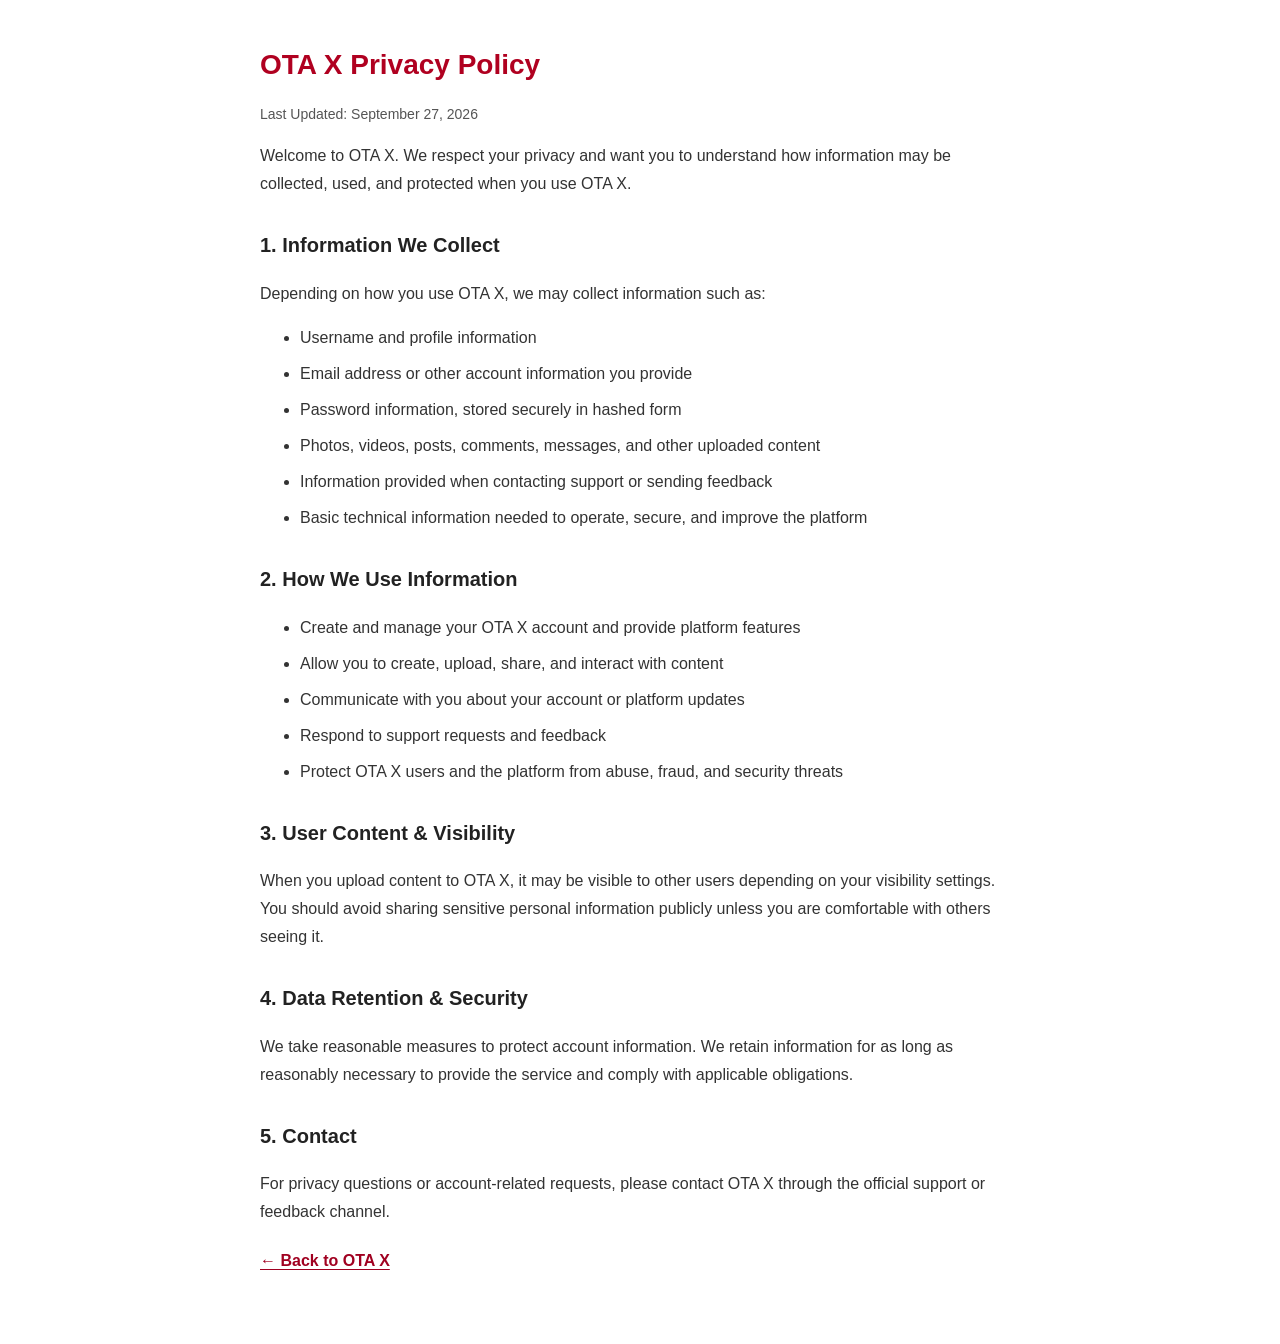
<file: privacy.html>
<!DOCTYPE html>
<html lang="en">
<head>
    <meta charset="UTF-8">
    <meta name="viewport" content="width=device-width, initial-scale=1">
    <meta name="theme-color" content="#ffffff">
    <title>OTA X — Privacy Policy</title>
    <style>
        * { box-sizing: border-box; }
        html { background: #fff; color-scheme: light; }
        body {
            margin: 0;
            background: #fff;
            color: #222;
            font-family: Arial, Helvetica, sans-serif;
            font-size: 16px;
            line-height: 1.75;
        }
        main {
            width: 100%;
            max-width: 800px;
            margin: 0 auto;
            padding: 28px 20px 48px;
            overflow-wrap: anywhere;
        }
        h1 { color: #b00020; font-size: 28px; line-height: 1.3; }
        h2 { margin-top: 30px; color: #222; font-size: 20px; }
        p, li { color: #333; }
        li { margin-bottom: 8px; }
        .last-updated { color: #555; font-size: 14px; }
        a {
            display: inline-block;
            color: #a00020;
            font-weight: 700;
            text-decoration: underline;
            text-underline-offset: 3px;
            padding: 5px 0;
        }
        a:focus-visible {
            outline: 3px solid #b00020;
            outline-offset: 3px;
        }
        @media (max-width: 480px) {
            main { padding: 22px 18px 36px; }
            h1 { font-size: 25px; }
            h2 { font-size: 19px; }
        }
    </style>
</head>
<body>
<main>
    <h1>OTA X Privacy Policy</h1>
    <p class="last-updated">Last Updated: September 27, 2026</p>

    <p>Welcome to OTA X. We respect your privacy and want you to understand how information may be collected, used, and protected when you use OTA X.</p>

    <h2>1. Information We Collect</h2>
    <p>Depending on how you use OTA X, we may collect information such as:</p>
    <ul>
        <li>Username and profile information</li>
        <li>Email address or other account information you provide</li>
        <li>Password information, stored securely in hashed form</li>
        <li>Photos, videos, posts, comments, messages, and other uploaded content</li>
        <li>Information provided when contacting support or sending feedback</li>
        <li>Basic technical information needed to operate, secure, and improve the platform</li>
    </ul>

    <h2>2. How We Use Information</h2>
    <ul>
        <li>Create and manage your OTA X account and provide platform features</li>
        <li>Allow you to create, upload, share, and interact with content</li>
        <li>Communicate with you about your account or platform updates</li>
        <li>Respond to support requests and feedback</li>
        <li>Protect OTA X users and the platform from abuse, fraud, and security threats</li>
    </ul>

    <h2>3. User Content &amp; Visibility</h2>
    <p>When you upload content to OTA X, it may be visible to other users depending on your visibility settings. You should avoid sharing sensitive personal information publicly unless you are comfortable with others seeing it.</p>

    <h2>4. Data Retention &amp; Security</h2>
    <p>We take reasonable measures to protect account information. We retain information for as long as reasonably necessary to provide the service and comply with applicable obligations.</p>

    <h2>5. Contact</h2>
    <p>For privacy questions or account-related requests, please contact OTA X through the official support or feedback channel.</p>

    <p><a href="index.html">&larr; Back to OTA X</a></p>
</main>
</body>
</html>
</file>
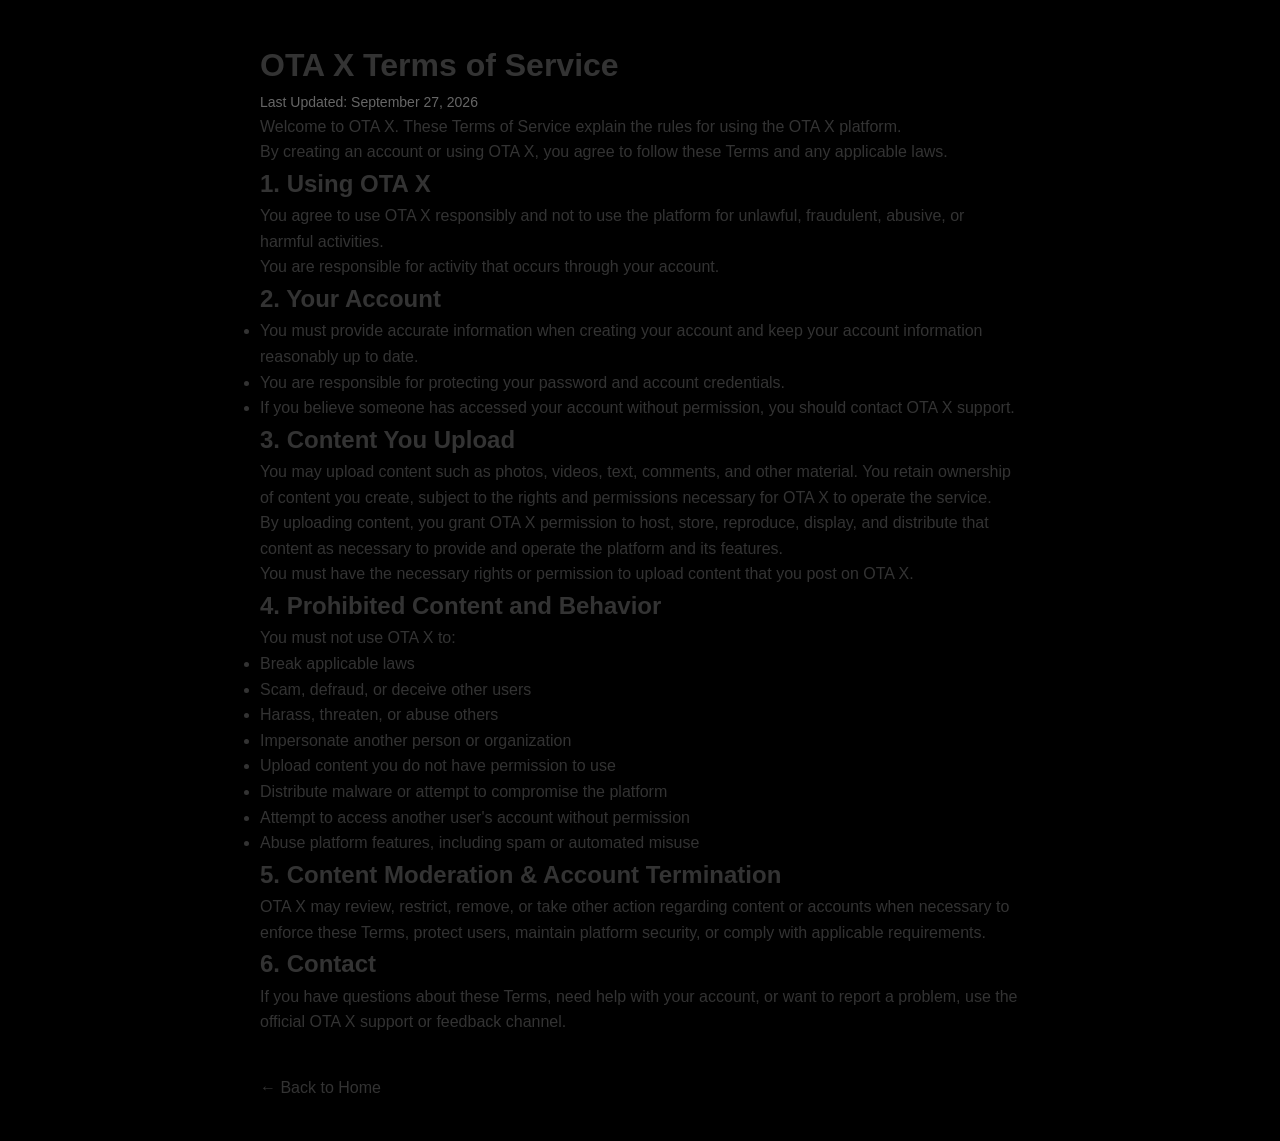
<file: terms.html>
<!DOCTYPE html>
<html lang="en">
<head>
    <meta charset="UTF-8">
    <meta name="viewport" content="width=device-width, initial-scale=1.0">
    <title>OTA X - Terms of Service</title>
    <link rel="stylesheet" href="style.css">
</head>
<body>
    <main style="max-width: 800px; margin: 0 auto; padding: 40px 20px; font-family: sans-serif; color: #333; line-height: 1.6;">
        <h1>OTA X Terms of Service</h1>
        <p style="color: #666; font-size: 14px;">Last Updated: September 27, 2026</p>

        <p>Welcome to OTA X. These Terms of Service explain the rules for using the OTA X platform.</p>
        <p>By creating an account or using OTA X, you agree to follow these Terms and any applicable laws.</p>

        <h2>1. Using OTA X</h2>
        <p>You agree to use OTA X responsibly and not to use the platform for unlawful, fraudulent, abusive, or harmful activities.</p>
        <p>You are responsible for activity that occurs through your account.</p>

        <h2>2. Your Account</h2>
        <ul>
            <li>You must provide accurate information when creating your account and keep your account information reasonably up to date.</li>
            <li>You are responsible for protecting your password and account credentials.</li>
            <li>If you believe someone has accessed your account without permission, you should contact OTA X support.</li>
        </ul>

        <h2>3. Content You Upload</h2>
        <p>You may upload content such as photos, videos, text, comments, and other material. You retain ownership of content you create, subject to the rights and permissions necessary for OTA X to operate the service.</p>
        <p>By uploading content, you grant OTA X permission to host, store, reproduce, display, and distribute that content as necessary to provide and operate the platform and its features.</p>
        <p>You must have the necessary rights or permission to upload content that you post on OTA X.</p>

        <h2>4. Prohibited Content and Behavior</h2>
        <p>You must not use OTA X to:</p>
        <ul>
            <li>Break applicable laws</li>
            <li>Scam, defraud, or deceive other users</li>
            <li>Harass, threaten, or abuse others</li>
            <li>Impersonate another person or organization</li>
            <li>Upload content you do not have permission to use</li>
            <li>Distribute malware or attempt to compromise the platform</li>
            <li>Attempt to access another user's account without permission</li>
            <li>Abuse platform features, including spam or automated misuse</li>
        </ul>

        <h2>5. Content Moderation & Account Termination</h2>
        <p>OTA X may review, restrict, remove, or take other action regarding content or accounts when necessary to enforce these Terms, protect users, maintain platform security, or comply with applicable requirements.</p>

        <h2>6. Contact</h2>
        <p>If you have questions about these Terms, need help with your account, or want to report a problem, use the official OTA X support or feedback channel.</p>
        
        <p style="margin-top: 40px;"><a href="index.html">&larr; Back to Home</a></p>
    </main>
</body>
</html>
</file>
<file: style.css>
/* =====================================================
   OTA X — STYLE PART 1
   Core + Login + Home
   ===================================================== */

:root {
    --red: #e00000;
    --red2: #ff3030;
    --black: #050505;
    --dark: #101010;
    --card: #171717;
    --card2: #222222;
    --white: #ffffff;
    --text: #f5f5f5;
    --muted: #999999;
    --border: #2b2b2b;
}

* {
    box-sizing: border-box;
    margin: 0;
    padding: 0;
    font-family:
        -apple-system,
        BlinkMacSystemFont,
        "Segoe UI",
        Roboto,
        Arial,
        sans-serif;
}

html,
body {
    width: 100%;
    height: 100%;
}

body {
    background: #000;
    color: var(--text);
    overflow: hidden;
}

button,
input,
textarea {
    font: inherit;
}

button {
    cursor: pointer;
}

a {
    color: inherit;
    text-decoration: none;
}

.hidden {
    display: none !important;
}


/* =====================================================
   APP
   ===================================================== */

.app-container {
    width: 100%;
    max-width: 520px;
    height: 100vh;
    min-height: 100vh;
    margin: auto;
    position: relative;
    overflow: hidden;
    background: var(--black);
}


/* =====================================================
   LOGIN / SIGNUP
   ===================================================== */

#auth-screen {
    width: 100%;
    height: 100%;
    padding: 25px 22px;
    display: flex;
    flex-direction: column;
    justify-content: center;
    align-items: center;
    text-align: center;
    overflow-y: auto;

    background:
        radial-gradient(
            circle at 50% 20%,
            rgba(224,0,0,.15),
            transparent 38%
        ),
        #050505;
}


/* =====================================================
   OTA X LOGO
   ===================================================== */

.auth-logo-container {
    margin-bottom: 25px;
    display: flex;
    flex-direction: column;
    align-items: center;
}

.electric-ring-wrapper {
    width: 115px;
    height: 115px;
    position: relative;
    display: flex;
    align-items: center;
    justify-content: center;
}

.electric-ring {
    position: absolute;
    inset: 2px;
    border-radius: 50%;
    border: 2px solid rgba(255,255,255,.12);
    box-shadow:
        0 0 10px rgba(224,0,0,.4),
        inset 0 0 12px rgba(224,0,0,.2);
}

.electric-ring::before {
    content: "";
    position: absolute;
    width: 25px;
    height: 4px;
    left: 50%;
    top: -3px;
    border-radius: 50%;
    background: #fff;
    box-shadow:
        0 0 7px #fff,
        0 0 15px var(--red),
        0 0 30px var(--red);
    transform-origin: 0 58px;
    animation: electricOrbit 2.2s linear infinite;
}

@keyframes electricOrbit {
    from {
        transform: rotate(0deg);
    }

    to {
        transform: rotate(360deg);
    }
}

.electric-logo-inner {
    width: 84px;
    height: 84px;
    border-radius: 50%;
    background: #000;
    border: 1px solid #333;
    display: flex;
    justify-content: center;
    align-items: center;
    gap: 3px;
    position: relative;
    z-index: 2;
}

.ox-letter {
    font-size: 32px;
    font-weight: 950;
    letter-spacing: -4px;
    animation: oxColor 3s linear infinite;
}

.ox-letter:nth-child(2) {
    animation-delay: 1.5s;
}

@keyframes oxColor {
    0% {
        color: #fff;
        text-shadow: 0 0 5px #fff;
    }

    40% {
        color: var(--red);
        text-shadow: 0 0 18px var(--red);
    }

    75% {
        color: #fff;
    }

    100% {
        color: var(--red2);
        text-shadow: 0 0 18px var(--red2);
    }
}

.auth-brand-name {
    margin-top: 12px;
    font-size: 31px;
    font-weight: 950;
    letter-spacing: -2px;
    animation: brandColor 4s linear infinite;
}

.auth-brand-name strong {
    color: var(--red);
}

@keyframes brandColor {
    0%, 100% {
        color: #fff;
    }

    50% {
        color: var(--red2);
    }
}

.auth-tagline {
    margin-top: 5px;
    color: var(--muted);
    font-size: 12px;
}


/* =====================================================
   AUTH FORM
   ===================================================== */

.auth-body {
    width: 100%;
    max-width: 390px;
}

.auth-body h2 {
    margin-bottom: 15px;
    font-size: 21px;
}

.auth-main-tabs {
    width: 100%;
    display: flex;
    margin-bottom: 14px;
    border-bottom: 1px solid var(--border);
}

.auth-main-tab {
    flex: 1;
    padding: 11px;
    border: 0;
    background: transparent;
    color: #777;
    font-weight: 700;
    position: relative;
}

.auth-main-tab.active {
    color: #fff;
}

.auth-main-tab.active::after {
    content: "";
    position: absolute;
    left: 25%;
    right: 25%;
    bottom: -1px;
    height: 2px;
    background: var(--red);
}

.auth-input {
    width: 100%;
    min-height: 48px;
    margin-bottom: 10px;
    padding: 12px 14px;
    border: 1px solid var(--border);
    border-radius: 9px;
    outline: none;
    background: var(--card);
    color: #fff;
}

.auth-input::placeholder {
    color: #777;
}

.auth-input:focus {
    border-color: var(--red);
}

.password-field {
    position: relative;
}

.password-field .auth-input {
    padding-right: 45px;
}

.password-toggle {
    position: absolute;
    right: 10px;
    top: 15px;
    border: 0;
    background: transparent;
    color: #888;
}

.phone-field {
    display: flex;
    gap: 6px;
}

.country-code-btn {
    width: 88px;
    height: 48px;
    flex-shrink: 0;
    border: 1px solid var(--border);
    border-radius: 9px;
    background: var(--card);
    color: #fff;
    display: flex;
    align-items: center;
    justify-content: center;
    gap: 5px;
}

.phone-number-input {
    flex: 1;
}

.region-selector {
    width: 100%;
    min-height: 48px;
    margin-bottom: 9px;
    padding: 0 14px;
    border: 1px solid var(--border);
    border-radius: 9px;
    background: var(--card);
    color: #fff;
    display: flex;
    justify-content: space-between;
    align-items: center;
}

.region-selector span {
    display: flex;
    gap: 8px;
    align-items: center;
}

.auth-btn {
    width: 100%;
    min-height: 48px;
    margin-top: 7px;
    border: 0;
    border-radius: 9px;
    background: var(--red);
    color: #fff;
    font-weight: 800;
}

.auth-btn:active {
    transform: scale(.98);
}

.forgot-password-link {
    width: 100%;
    margin: 1px 0 6px;
    border: 0;
    background: transparent;
    color: #999;
    text-align: right;
    font-size: 12px;
}

.auth-footer {
    margin-top: 18px;
    border: 0;
    background: transparent;
    color: #999;
    font-size: 13px;
}

.auth-footer span {
    color: var(--red2);
    font-weight: 700;
}

.legal-footer-text {
    width: 100%;
    max-width: 390px;
    margin-top: 16px;
    color: #666;
    font-size: 10px;
    line-height: 1.7;
}

.legal-footer-text a {
    color: #aaa;
    text-decoration: underline;
}

.legal-region-row {
    display: flex;
    justify-content: center;
    gap: 5px;
    margin-bottom: 4px;
}

.interactive-country-link {
    border: 0;
    background: transparent;
    color: #aaa;
}

.auth-legal-links {
    display: flex;
    justify-content: center;
    flex-wrap: wrap;
    gap: 9px;
    margin-top: 6px;
}

.auth-message {
    min-height: 18px;
    margin-top: 7px;
    color: #ff5555;
    font-size: 12px;
}


/* =====================================================
   MAIN APP
   ===================================================== */

#main-app {
    width: 100%;
    height: 100vh;
    position: relative;
    overflow: hidden;
    background: var(--black);
}

.app-tab {
    position: absolute;
    inset: 0;
    padding-bottom: 78px;
    overflow-y: auto;
    scrollbar-width: none;
}

.app-tab::-webkit-scrollbar {
    display: none;
}


/* =====================================================
   TOP FEED
   ===================================================== */

.top-header-bar {
    position: absolute;
    top: 0;
    left: 0;
    right: 0;
    height: 58px;
    z-index: 50;
    display: flex;
    justify-content: center;
    align-items: center;
    background: linear-gradient(
        to bottom,
        rgba(0,0,0,.9),
        transparent
    );
}

.top-nav-links {
    display: flex;
    gap: 25px;
}

.top-nav-tab {
    border: 0;
    background: transparent;
    color: #777;
    padding: 10px 3px;
    font-size: 15px;
    font-weight: 700;
}

.top-nav-tab.active {
    color: #fff;
}

.top-nav-tab.active::after {
    content: "";
    display: block;
    width: 22px;
    height: 2px;
    margin: 4px auto 0;
    background: #fff;
}

.top-search-btn {
    position: absolute;
    right: 13px;
    top: 12px;
    width: 35px;
    height: 35px;
    border: 0;
    border-radius: 50%;
    background: rgba(255,255,255,.1);
    color: #fff;
}


/* =====================================================
   STORIES
   ===================================================== */

.stories-section {
    padding: 66px 12px 10px;
}

.section-heading {
    display: flex;
    justify-content: space-between;
    align-items: center;
    margin-bottom: 9px;
}

.section-heading h3 {
    font-size: 15px;
}

.section-heading button {
    border: 0;
    background: transparent;
    color: #999;
    font-size: 12px;
}

.stories-list {
    display: flex;
    gap: 12px;
    overflow-x: auto;
    scrollbar-width: none;
}

.story-item {
    min-width: 66px;
    border: 0;
    background: transparent;
    color: #fff;
    text-align: center;
}

.story-avatar {
    width: 57px;
    height: 57px;
    margin: auto;
    border: 2px solid var(--red);
    border-radius: 50%;
    background: var(--card);
    display: flex;
    align-items: center;
    justify-content: center;
}

.story-item span {
    display: block;
    margin-top: 5px;
    font-size: 10px;
    white-space: nowrap;
    overflow: hidden;
    text-overflow: ellipsis;
}


/* =====================================================
   POSTS
   ===================================================== */

.post-card {
    padding: 13px 12px 16px;
    border-top: 1px solid #181818;
}

.post-header {
    display: flex;
    justify-content: space-between;
    align-items: center;
}

.post-user {
    display: flex;
    align-items: center;
    gap: 9px;
}

.post-avatar {
    width: 40px;
    height: 40px;
    border-radius: 50%;
    background: var(--card2);
    display: flex;
    align-items: center;
    justify-content: center;
}

.post-user-info {
    display: flex;
    flex-direction: column;
}

.post-user-info strong {
    font-size: 13px;
}

.post-user-info span {
    margin-top: 2px;
    color: #777;
    font-size: 11px;
}

.post-more-btn {
    border: 0;
    background: transparent;
    color: #888;
    padding: 8px;
}

.post-caption {
    padding: 9px 2px;
    font-size: 14px;
    line-height: 1.45;
}

.hashtag {
    color: var(--red2);
}

.post-media {
    width: 100%;
    min-height: 300px;
    border-radius: 9px;
    overflow: hidden;
    background: #111;
}

.post-media-placeholder {
    min-height: 300px;
    display: flex;
    flex-direction: column;
    align-items: center;
    justify-content: center;
    background:
        radial-gradient(
            circle,
            rgba(224,0,0,.15),
            transparent 55%
        ),
        #111;
}

.ota-post-logo {
    font-size: 45px;
    font-weight: 950;
    letter-spacing: -5px;
}

.post-media-placeholder p {
    margin-top: 6px;
    font-weight: 800;
}

.post-media-placeholder span {
    margin-top: 3px;
    color: #777;
    font-size: 11px;
}

.post-sound {
    width: 100%;
    padding: 8px 2px;
    border: 0;
    background: transparent;
    color: #aaa;
    text-align: left;
    font-size: 11px;
}

.post-actions {
    display: flex;
    align-items: center;
    gap: 4px;
}

.post-action {
    padding: 7px 5px;
    border: 0;
    background: transparent;
    color: #aaa;
    display: flex;
    align-items: center;
    gap: 4px;
    font-size: 11px;
}

.post-action i {
    font-size: 18px;
}

.post-action.active {
    color: var(--red2);
}
 /* =====================================================
    OTA X — STYLE PART 2
    Create + Friends + Inbox + Profile + Modals
    ===================================================== */

/* =====================================================
   FRIENDS
   ===================================================== */

.friends-page,
.create-page,
.inbox-page,
.profile-page {
    padding: 70px 14px 90px;
}

.page-title {
    font-size: 24px;
    font-weight: 900;
    margin-bottom: 18px;
}

.friend-card {
    display: flex;
    align-items: center;
    gap: 11px;
    padding: 12px 0;
    border-bottom: 1px solid #202020;
}

.friend-avatar {
    width: 46px;
    height: 46px;
    border-radius: 50%;
    background: #222;
    display: flex;
    align-items: center;
    justify-content: center;
}

.friend-info {
    flex: 1;
}

.friend-info strong {
    display: block;
    font-size: 14px;
}

.friend-info span {
    display: block;
    color: #777;
    font-size: 11px;
    margin-top: 3px;
}

.friend-button {
    padding: 8px 13px;
    border: 0;
    border-radius: 7px;
    background: var(--red);
    color: #fff;
    font-size: 11px;
    font-weight: 700;
}


/* =====================================================
   CREATE
   ===================================================== */

.create-page {
    overflow-y: auto;
}

.create-options {
    display: grid;
    grid-template-columns: repeat(2, 1fr);
    gap: 9px;
}

.create-option {
    min-height: 72px;
    padding: 12px;
    border: 1px solid #292929;
    border-radius: 10px;
    background: var(--card);
    color: #fff;
    display: flex;
    align-items: center;
    gap: 10px;
    text-align: left;
}

.create-option i {
    font-size: 21px;
    color: var(--red2);
}

.create-option strong {
    display: block;
    font-size: 13px;
}

.create-option small {
    display: block;
    margin-top: 3px;
    color: #777;
    font-size: 10px;
}

.create-editor {
    margin-top: 15px;
    padding: 13px;
    border-radius: 10px;
    background: var(--card);
}

.create-caption {
    width: 100%;
    min-height: 100px;
    resize: vertical;
    border: 0;
    outline: 0;
    background: transparent;
    color: #fff;
    font-size: 14px;
}

.create-caption::placeholder {
    color: #777;
}

.media-preview {
    width: 100%;
    min-height: 150px;
    margin: 10px 0;
    border-radius: 9px;
    background: #0b0b0b;
    overflow: hidden;
}

.editor-tools {
    display: flex;
    gap: 7px;
    overflow-x: auto;
    padding: 8px 0;
}

.editor-tool {
    flex-shrink: 0;
    padding: 8px 11px;
    border: 1px solid #303030;
    border-radius: 7px;
    background: #1e1e1e;
    color: #ddd;
    font-size: 11px;
}

.publish-btn {
    width: 100%;
    height: 46px;
    margin-top: 10px;
    border: 0;
    border-radius: 8px;
    background: var(--red);
    color: #fff;
    font-weight: 800;
}

.camera-tools {
    display: flex;
    justify-content: space-around;
    padding: 14px 0 3px;
}

.camera-tool {
    border: 0;
    background: transparent;
    color: #aaa;
    font-size: 11px;
}

.camera-tool i {
    display: block;
    margin-bottom: 4px;
    font-size: 19px;
    color: #fff;
}

.record-button {
    width: 65px;
    height: 65px;
    border-radius: 50%;
    border: 5px solid #fff;
    background: var(--red);
}


/* =====================================================
   INBOX
   ===================================================== */

.inbox-tabs {
    display: flex;
    border-bottom: 1px solid #252525;
    margin-bottom: 10px;
}

.inbox-tab {
    flex: 1;
    padding: 11px;
    border: 0;
    background: transparent;
    color: #777;
    font-weight: 700;
}

.inbox-tab.active {
    color: #fff;
    border-bottom: 2px solid var(--red);
}

.message-card {
    display: flex;
    align-items: center;
    gap: 10px;
    padding: 13px 2px;
    border-bottom: 1px solid #202020;
}

.message-avatar {
    width: 46px;
    height: 46px;
    border-radius: 50%;
    background: #222;
    display: flex;
    align-items: center;
    justify-content: center;
}

.message-info {
    flex: 1;
    min-width: 0;
}

.message-info strong {
    display: block;
    font-size: 13px;
}

.message-info p {
    margin-top: 3px;
    color: #777;
    font-size: 11px;
    white-space: nowrap;
    overflow: hidden;
    text-overflow: ellipsis;
}

.message-time {
    color: #666;
    font-size: 9px;
}


/* =====================================================
   PROFILE
   ===================================================== */

.profile-header {
    text-align: center;
}

.profile-avatar {
    width: 90px;
    height: 90px;
    margin: 0 auto 10px;
    border-radius: 50%;
    background: #222;
    border: 2px solid var(--red);
    display: flex;
    align-items: center;
    justify-content: center;
    font-size: 28px;
}

.profile-name {
    font-size: 20px;
    font-weight: 900;
}

.profile-username {
    margin-top: 3px;
    color: #777;
    font-size: 12px;
}

.profile-bio {
    max-width: 320px;
    margin: 8px auto;
    color: #aaa;
    font-size: 12px;
    line-height: 1.4;
}

.profile-stats {
    display: flex;
    justify-content: center;
    gap: 32px;
    margin: 18px 0;
}

.profile-stat strong {
    display: block;
    font-size: 17px;
}

.profile-stat span {
    color: #777;
    font-size: 10px;
}

.profile-actions {
    display: flex;
    gap: 8px;
    justify-content: center;
}

.profile-btn {
    min-width: 120px;
    padding: 9px 15px;
    border: 1px solid #333;
    border-radius: 7px;
    background: #1b1b1b;
    color: #fff;
    font-size: 12px;
    font-weight: 700;
}

.profile-content-tabs {
    display: flex;
    margin-top: 22px;
    border-bottom: 1px solid #252525;
}

.profile-content-tab {
    flex: 1;
    padding: 12px;
    border: 0;
    background: transparent;
    color: #777;
}

.profile-content-tab.active {
    color: #fff;
    border-bottom: 2px solid var(--red);
}

.profile-grid {
    display: grid;
    grid-template-columns: repeat(3, 1fr);
    gap: 2px;
    margin-top: 3px;
}

.profile-grid-item {
    aspect-ratio: 1;
    background: #181818;
}


/* =====================================================
   BOTTOM NAVIGATION
   ===================================================== */

.bottom-nav {
    position: absolute;
    left: 0;
    right: 0;
    bottom: 0;
    height: 66px;
    z-index: 100;
    display: flex;
    justify-content: space-around;
    align-items: center;
    background: rgba(5,5,5,.97);
    border-top: 1px solid #242424;
}

.bot-nav-btn {
    position: relative;
    min-width: 50px;
    border: 0;
    background: transparent;
    color: #777;
    font-size: 10px;
    display: flex;
    flex-direction: column;
    align-items: center;
    gap: 3px;
}

.bot-nav-btn i {
    font-size: 19px;
}

.bot-nav-btn.active {
    color: #fff;
}

.bot-nav-btn.active i {
    color: var(--red2);
}

.bot-nav-btn.create-btn {
    width: 43px;
    height: 34px;
    min-width: 43px;
    border-radius: 8px;
    background: #fff;
    color: #000;
    justify-content: center;
}

.bot-nav-btn.create-btn i {
    font-size: 21px;
}


/* =====================================================
   SEARCH
   ===================================================== */

.search-box {
    display: flex;
    align-items: center;
    gap: 8px;
    padding: 10px;
    border-radius: 9px;
    background: #191919;
    border: 1px solid #292929;
}

.search-box input {
    flex: 1;
    border: 0;
    outline: 0;
    background: transparent;
    color: #fff;
}

.search-box i {
    color: #777;
}

.search-result {
    display: flex;
    align-items: center;
    gap: 10px;
    padding: 12px 2px;
    border-bottom: 1px solid #222;
}


/* =====================================================
   MODALS
   ===================================================== */

.modal {
    position: absolute;
    inset: 0;
    z-index: 500;
    background: rgba(0,0,0,.78);
    display: flex;
    align-items: flex-end;
    justify-content: center;
}

.modal-content {
    width: 100%;
    max-height: 88%;
    overflow-y: auto;
    padding: 18px;
    border-radius: 18px 18px 0 0;
    background: #181818;
    border-top: 1px solid #333;
}

.modal-header {
    display: flex;
    justify-content: space-between;
    align-items: center;
    margin-bottom: 15px;
}

.modal-header h3 {
    font-size: 17px;
}

.close-modal {
    width: 32px;
    height: 32px;
    border: 0;
    border-radius: 50%;
    background: #292929;
    color: #fff;
}

.country-list {
    display: flex;
    flex-direction: column;
}

.country-option {
    width: 100%;
    padding: 12px 4px;
    border: 0;
    border-bottom: 1px solid #242424;
    background: transparent;
    color: #fff;
    text-align: left;
}

.country-option span {
    margin-right: 8px;
}


/* =====================================================
   COMMENTS
   ===================================================== */

.comments-modal {
    max-height: 90%;
}

.comments-list {
    min-height: 150px;
    max-height: 45vh;
    overflow-y: auto;
}

.comment-item {
    display: flex;
    gap: 9px;
    padding: 10px 0;
}

.comment-avatar {
    width: 34px;
    height: 34px;
    flex-shrink: 0;
    border-radius: 50%;
    background: #292929;
}

.comment-body {
    flex: 1;
}

.comment-body strong {
    font-size: 12px;
}

.comment-body p {
    margin-top: 3px;
    color: #ccc;
    font-size: 12px;
    line-height: 1.4;
}

.comment-composer {
    display: flex;
    align-items: center;
    gap: 7px;
    margin-top: 12px;
    padding-top: 10px;
    border-top: 1px solid #292929;
}

.comment-composer input {
    flex: 1;
    min-width: 0;
    height: 42px;
    padding: 0 12px;
    border: 1px solid #303030;
    border-radius: 21px;
    outline: none;
    background: #222;
    color: #fff;
}

.comment-icon-btn,
.send-comment-btn {
    width: 40px;
    height: 40px;
    flex-shrink: 0;
    border: 0;
    border-radius: 50%;
    background: #252525;
    color: #fff;
}

.send-comment-btn {
    background: var(--red);
}


/* =====================================================
   REPOST + SHARE
   ===================================================== */

.repost-options,
.share-options {
    display: flex;
    flex-direction: column;
    gap: 8px;
}

.repost-option,
.share-option {
    width: 100%;
    padding: 13px;
    border: 1px solid #292929;
    border-radius: 9px;
    background: #202020;
    color: #fff;
    text-align: left;
}

.repost-option i,
.share-option i {
    margin-right: 8px;
    color: var(--red2);
}


/* =====================================================
   SETTINGS DRAWER
   ===================================================== */

.drawer-content {
    width: 100%;
    height: 100%;
    overflow-y: auto;
    padding: 20px 15px 90px;
    background: #0d0d0d;
}

.settings-list {
    margin-top: 12px;
}

.settings-item {
    width: 100%;
    min-height: 50px;
    padding: 12px 4px;
    border: 0;
    border-bottom: 1px solid #222;
    background: transparent;
    color: #eee;
    display: flex;
    align-items: center;
    gap: 12px;
    text-align: left;
}

.settings-item i {
    width: 22px;
    color: #aaa;
    text-align: center;
}

.settings-item span {
    flex: 1;
}

.settings-item.danger {
    color: #ff4444;
}


/* =====================================================
   VERIFICATION / PASSWORD
   ===================================================== */

.verification-code-input {
    width: 100%;
    height: 52px;
    margin: 12px 0;
    border: 1px solid #333;
    border-radius: 9px;
    background: #222;
    color: #fff;
    text-align: center;
    font-size: 22px;
    letter-spacing: 7px;
    outline: none;
}

.reset-input {
    width: 100%;
    height: 46px;
    margin-bottom: 9px;
    padding: 0 12px;
    border: 1px solid #333;
    border-radius: 8px;
    background: #222;
    color: #fff;
    outline: none;
}


/* =====================================================
   TOAST + LOADING
   ===================================================== */

.toast {
    position: absolute;
    left: 50%;
    bottom: 82px;
    z-index: 1000;
    max-width: 85%;
    padding: 11px 16px;
    border-radius: 8px;
    background: #fff;
    color: #000;
    font-size: 12px;
    font-weight: 700;
    transform: translateX(-50%);
    box-shadow: 0 5px 25px rgba(0,0,0,.4);
}

.global-loading {
    position: absolute;
    inset: 0;
    z-index: 2000;
    background: rgba(0,0,0,.75);
    display: flex;
    justify-content: center;
    align-items: center;
}

.loading-spinner {
    width: 38px;
    height: 38px;
    border: 3px solid #333;
    border-top-color: var(--red);
    border-radius: 50%;
    animation: spin .8s linear infinite;
}

@keyframes spin {
    to {
        transform: rotate(360deg);
    }
}


/* =====================================================
   ONLINE / LIVE / NOTIFICATIONS
   ===================================================== */

.online-indicator {
    position: absolute;
    right: 0;
    bottom: 0;
    width: 11px;
    height: 11px;
    border: 2px solid #000;
    border-radius: 50%;
    background: #00d26a;
}

.live-badge {
    padding: 3px 7px;
    border-radius: 4px;
    background: var(--red);
    color: #fff;
    font-size: 9px;
    font-weight: 800;
}

.notification-dot {
    position: absolute;
    top: 0;
    right: 3px;
    width: 8px;
    height: 8px;
    border-radius: 50%;
    background: var(--red);
}


/* =====================================================
   LIGHT MODE
   ===================================================== */

body.light-mode {
    background: #f3f3f3;
    color: #111;
}

body.light-mode .app-container,
body.light-mode #main-app {
    background: #fff;
}

body.light-mode .top-header-bar {
    background: linear-gradient(
        to bottom,
        rgba(255,255,255,.95),
        transparent
    );
}

body.light-mode .top-nav-tab {
    color: #888;
}

body.light-mode .top-nav-tab.active {
    color: #111;
}

body.light-mode .post-card {
    border-color: #e5e5e5;
}

body.light-mode .post-user-info strong,
body.light-mode .post-caption,
body.light-mode .post-action,
body.light-mode .section-heading h3 {
    color: #111;
}

body.light-mode .post-user-info span,
body.light-mode .post-sound,
body.light-mode .post-action {
    color: #777;
}

body.light-mode .bottom-nav {
    background: rgba(255,255,255,.97);
    border-color: #ddd;
}

body.light-mode .bot-nav-btn {
    color: #777;
}

body.light-mode .bot-nav-btn.active {
    color: #111;
}

body.light-mode .create-option,
body.light-mode .create-editor,
body.light-mode .search-box,
body.light-mode .friend-card,
body.light-mode .message-card {
    background: #f7f7f7;
    border-color: #ddd;
    color: #111;
}

body.light-mode .create-option,
body.light-mode .create-option strong,
body.light-mode .message-info strong,
body.light-mode .friend-info strong {
    color: #111;
}

body.light-mode .create-caption,
body.light-mode .search-box input {
    color: #111;
}

body.light-mode .modal-content,
body.light-mode .drawer-content {
    background: #fff;
    color: #111;
}

body.light-mode .settings-item {
    color: #111;
    border-color: #e5e5e5;
}

body.light-mode .country-option {
    color: #111;
    border-color: #e5e5e5;
}


/* =====================================================
   SMALL SCREENS
   ===================================================== */

@media (max-width: 360px) {
    #auth-screen {
        padding: 18px 14px;
    }

    .electric-ring-wrapper {
        width: 95px;
        height: 95px;
    }

    .electric-logo-inner {
        width: 70px;
        height: 70px;
    }

    .ox-letter {
        font-size: 26px;
    }

    .auth-brand-name {
        font-size: 27px;
    }

    .top-nav-links {
        gap: 17px;
    }

    .profile-stats {
        gap: 20px;
    }
}


/* =====================================================
   DESKTOP
   ===================================================== */

@media (min-width: 700px) {
    .app-container {
        border-left: 1px solid #222;
        border-right: 1px solid #222;
    }
   }

/* =====================================================
   OTA X PREMIUM MOBILE DESIGN
   Preserves the existing logo and brand colours.
   ===================================================== */

:root {
    --otax-red: #e00000;
    --otax-red-bright: #ff3030;
    --otax-black: #050505;
    --otax-panel: #111111;
    --otax-border: rgba(255,255,255,.09);
}

html {
    background: #000;
    -webkit-text-size-adjust: 100%;
}

body {
    background: #000;
    color: #fff;
    overscroll-behavior: none;
    -webkit-tap-highlight-color: transparent;
}

button {
    touch-action: manipulation;
    -webkit-tap-highlight-color: transparent;
}

button:focus-visible,
a:focus-visible,
input:focus-visible,
textarea:focus-visible {
    outline: 2px solid var(--otax-red-bright);
    outline-offset: 3px;
}

.app-container {
    background: var(--otax-black);
    isolation: isolate;
}

#main-app {
    background: var(--otax-black);
}

.app-tab {
    overscroll-behavior-y: contain;
    -webkit-overflow-scrolling: touch;
}

.top-header-bar {
    min-height: 58px;
    background: linear-gradient(
        180deg,
        rgba(0,0,0,.96) 0%,
        rgba(0,0,0,.65) 65%,
        transparent 100%
    );
    backdrop-filter: blur(8px);
    -webkit-backdrop-filter: blur(8px);
}

.top-nav-links {
    gap: 24px;
}

.top-nav-tab {
    font-size: 15px;
    letter-spacing: .1px;
    transition: color .2s ease;
}

.top-nav-tab.active {
    color: #fff;
}

.top-nav-tab.active::after {
    width: 24px;
    height: 3px;
    border-radius: 4px;
    background: var(--otax-red);
}

.top-search-btn,
.header-icon-btn {
    transition: background .2s ease, transform .2s ease;
}

.top-search-btn:active,
.header-icon-btn:active {
    transform: scale(.92);
}

.stories-list {
    padding-bottom: 5px;
}

.story-avatar {
    border-color: var(--otax-red);
    box-shadow: 0 0 0 2px rgba(224,0,0,.12);
}

.post-card {
    position: relative;
    overflow: hidden;
    background: #080808;
    border-top: 1px solid var(--otax-border);
}

.post-media {
    overflow: hidden;
    background:
        radial-gradient(
            circle at 50% 40%,
            rgba(224,0,0,.13),
            transparent 48%
        ),
        #101010;
}

.post-media-placeholder {
    background:
        radial-gradient(
            ellipse at 50% 40%,
            rgba(224,0,0,.16),
            transparent 60%
        ),
        linear-gradient(145deg, #151515, #050505 72%);
}

.ota-post-logo {
    text-shadow:
        0 0 12px rgba(224,0,0,.45),
        0 0 30px rgba(224,0,0,.16);
}

.post-caption {
    color: #fff;
    line-height: 1.55;
    overflow-wrap: anywhere;
}

.hashtag {
    color: #ff4a4a;
    font-weight: 650;
}

.post-sound {
    max-width: 85%;
    border-radius: 30px;
    color: #f5f5f5;
}

.post-actions {
    gap: 15px;
}

.post-action {
    transition: transform .18s ease, color .18s ease;
}

.post-action:active {
    transform: scale(.9);
}

.post-action.active,
.like-btn.active {
    color: var(--otax-red-bright);
}

.bottom-nav {
    border-top: 1px solid rgba(255,255,255,.09);
    background: rgba(5,5,5,.97);
    backdrop-filter: blur(18px);
    -webkit-backdrop-filter: blur(18px);
    padding-bottom: env(safe-area-inset-bottom, 0px);
}

.bot-nav-btn {
    transition: color .18s ease, transform .18s ease;
}

.bot-nav-btn.active {
    color: #fff;
}

.bot-nav-btn.active i {
    color: var(--otax-red-bright);
}

.auth-body h2 {
    letter-spacing: -.45px;
}

.auth-input,
.region-selector,
.country-code-btn {
    border-radius: 12px;
    background: #111;
    border-color: #303030;
    transition: border-color .2s ease, background .2s ease;
}

.auth-input:focus {
    background: #151515;
    border-color: var(--otax-red);
    box-shadow: 0 0 0 3px rgba(224,0,0,.1);
}

.auth-btn {
    border-radius: 12px;
    background: linear-gradient(135deg, #e00000, #a90000);
    box-shadow: 0 5px 20px rgba(224,0,0,.15);
    transition: transform .18s ease, filter .18s ease;
}

.auth-btn:active {
    transform: scale(.985);
    filter: brightness(.9);
}

.auth-main-tab.active::after {
    border-radius: 5px;
}

.page-header {
    padding-top: max(20px, env(safe-area-inset-top, 0px));
}

.empty-state,
.empty-feed {
    color: #aaa;
}

@media (max-width: 520px) {
    .app-container {
        width: 100%;
        max-width: none;
        height: 100vh;
        height: 100dvh;
        min-height: 0;
        margin: 0;
    }

    #main-app {
        height: 100vh;
        height: 100dvh;
    }

    .app-tab {
        padding-bottom: calc(78px + env(safe-area-inset-bottom, 0px));
    }

    .bottom-nav {
        height: calc(66px + env(safe-area-inset-bottom, 0px));
        padding-bottom: env(safe-area-inset-bottom, 0px);
    }

    #auth-screen {
        min-height: 100%;
        padding:
            max(20px, env(safe-area-inset-top, 0px))
            20px
            max(20px, env(safe-area-inset-bottom, 0px));
    }

    .auth-logo-container {
        margin-bottom: 22px;
    }

    .auth-body {
        max-width: 420px;
    }

    .auth-input,
    .auth-btn,
    .region-selector {
        min-height: 49px;
    }

    .page-header {
        padding-left: 17px;
        padding-right: 17px;
    }
}

@media (prefers-reduced-motion: reduce) {
    *,
    *::before,
    *::after {
        scroll-behavior: auto !important;
        animation-duration: .01ms !important;
        animation-iteration-count: 1 !important;
        transition-duration: .01ms !important;
    }
}


/* =====================================================
   OTA X — IMMERSIVE FULL-SCREEN FEED
   Original logo and brand colours remain unchanged.
   ===================================================== */

#main-app > .top-header-bar {
    z-index: 120;
}

#feed-tab {
    padding: 0;
    padding-bottom: 66px;
    overflow-y: auto;
    overscroll-behavior-y: contain;
    scroll-snap-type: y mandatory;
    scrollbar-width: none;
    background: #000;
}

#feed-tab::-webkit-scrollbar,
#posts-feed::-webkit-scrollbar {
    display: none;
}

#feed-tab > .stories-section {
    display: none;
}

#posts-feed {
    display: block;
    width: 100%;
    margin: 0;
    padding: 0;
}

#posts-feed > .post-card {
    position: relative;
    display: block;
    width: 100%;
    height: calc(100vh - 66px);
    height: calc(100dvh - 66px);
    min-height: 420px;
    margin: 0;
    padding: 0;
    overflow: hidden;
    isolation: isolate;
    border: 0;
    border-radius: 0;
    background: #080808;
    scroll-snap-align: start;
    scroll-snap-stop: always;
}

#posts-feed > .post-card > .post-media {
    position: absolute;
    inset: 0;
    z-index: -2;
    width: 100%;
    height: 100%;
    min-height: 0;
    margin: 0;
    overflow: hidden;
    border-radius: 0;
    background: #080808;
}

#posts-feed .post-media-placeholder {
    width: 100%;
    height: 100%;
    min-height: 0;
    background:
        radial-gradient(
            ellipse at 50% 42%,
            rgba(224, 0, 0, .20),
            transparent 58%
        ),
        linear-gradient(160deg, #171010 0%, #080808 54%, #000 100%);
}

#posts-feed .post-media-placeholder p {
    color: #fff;
    font-size: 20px;
    letter-spacing: .5px;
}

#posts-feed .post-media-placeholder span {
    color: #bbb;
    font-size: 12px;
}

#posts-feed > .post-card::after {
    content: "";
    position: absolute;
    inset: 0;
    z-index: -1;
    pointer-events: none;
    background: linear-gradient(
        to bottom,
        rgba(0, 0, 0, .44) 0%,
        transparent 23%,
        transparent 48%,
        rgba(0, 0, 0, .28) 66%,
        rgba(0, 0, 0, .86) 100%
    );
}

#posts-feed > .post-card > .post-header {
    position: absolute;
    top: 70px;
    left: 14px;
    right: 56px;
    z-index: 3;
    min-width: 0;
}

#posts-feed .post-user {
    min-width: 0;
    gap: 10px;
}

#posts-feed .post-avatar {
    flex-shrink: 0;
    width: 42px;
    height: 42px;
    border: 1px solid rgba(255,255,255,.35);
    background: #181818;
    box-shadow: 0 2px 12px rgba(0,0,0,.3);
}

#posts-feed .post-user-info {
    min-width: 0;
    text-shadow: 0 1px 5px #000;
}

#posts-feed .post-user-info strong {
    font-size: 14px;
    color: #fff;
}

#posts-feed .post-user-info span {
    color: #ddd;
    font-size: 12px;
}

#posts-feed .post-more-btn {
    color: #fff;
}

#posts-feed > .post-card > .post-caption {
    position: absolute;
    left: 14px;
    right: 70px;
    bottom: 105px;
    z-index: 3;
    max-height: 24%;
    padding: 8px 0;
    overflow: auto;
    color: #fff;
    font-size: 14px;
    line-height: 1.5;
    overflow-wrap: anywhere;
    text-shadow: 0 1px 5px rgba(0,0,0,.9);
    scrollbar-width: none;
}

#posts-feed > .post-card > .post-caption::-webkit-scrollbar {
    display: none;
}

#posts-feed .hashtag {
    color: #ff5555;
    font-weight: 700;
}

#posts-feed > .post-card > .post-sound {
    position: absolute;
    left: 14px;
    right: 72px;
    bottom: 76px;
    z-index: 4;
    width: auto;
    padding: 8px 0;
    overflow: hidden;
    color: #fff;
    font-size: 12px;
    text-overflow: ellipsis;
    white-space: nowrap;
    text-shadow: 0 1px 5px #000;
}

#posts-feed > .post-card > .post-actions {
    position: absolute;
    right: 10px;
    bottom: 78px;
    z-index: 5;
    display: flex;
    flex-direction: column;
    align-items: center;
    gap: 18px;
    width: 48px;
}

#posts-feed > .post-card > .post-actions > .post-action {
    display: flex;
    flex-direction: column;
    align-items: center;
    justify-content: center;
    gap: 5px;
    min-width: 44px;
    min-height: 44px;
    padding: 3px;
    color: #fff;
    font-size: 11px;
    font-weight: 650;
    text-shadow: 0 1px 5px #000;
}

#posts-feed > .post-card > .post-actions > .post-action i {
    font-size: 25px;
    filter: drop-shadow(0 2px 4px rgba(0,0,0,.45));
}

#posts-feed > .post-card > .post-actions > .post-action.active,
#posts-feed > .post-card > .post-actions > .post-action.like-btn.active {
    color: #ff3030;
}

#posts-feed > .post-card > .post-actions > .post-action span {
    color: #fff;
    font-size: 11px;
}

#posts-feed > .post-card > .post-actions > .post-action:active {
    transform: scale(.9);
}

#feed-tab > #feed-loading,
#feed-tab > #empty-feed {
    padding: 28px 18px;
    color: #fff;
    text-align: center;
    background: #080808;
}

#feed-tab > #empty-feed i {
    color: #ff3030;
    font-size: 30px;
    margin-bottom: 12px;
}

#main-app > .bottom-nav {
    z-index: 150;
    height: 66px;
    background: rgba(5,5,5,.97);
    border-top: 1px solid rgba(255,255,255,.1);
}

@media (max-width: 520px) {
    #feed-tab {
        padding-bottom: calc(66px + env(safe-area-inset-bottom, 0px));
    }

    #posts-feed > .post-card {
        height: calc(100vh - 66px);
        height: calc(100dvh - 66px - env(safe-area-inset-bottom, 0px));
        min-height: 420px;
    }

    #posts-feed > .post-card > .post-header {
        top: max(70px, calc(env(safe-area-inset-top, 0px) + 58px));
    }

    #posts-feed > .post-card > .post-caption {
        bottom: 105px;
        max-height: 25%;
    }

    #posts-feed > .post-card > .post-sound {
        bottom: 76px;
    }

    #posts-feed > .post-card > .post-actions {
        right: 8px;
        bottom: 78px;
        gap: 16px;
    }
}


/* OTA X logo: OX above small OTAx inside the circle */
.electric-logo-inner {
    flex-direction: column;
    gap: 0;
}

.ox-letters {
    display: flex;
    align-items: center;
    justify-content: center;
    gap: 3px;
    line-height: 1;
}

.logo-mini-brand {
    margin-top: 3px;
    font-size: 9px;
    line-height: 1;
    font-weight: 900;
    letter-spacing: 1px;
    animation: brandColor 4s linear infinite;
}

.logo-mini-brand strong {
    color: var(--red);
}

/* OTA X animated brand in the home feed header */
.top-header-bar {
    display: flex;
    justify-content: center;
    padding: 0 52px 0 14px;
    box-sizing: border-box;
}

.home-brand-name {
    position: absolute;
    left: 14px;
    top: 19px;
    z-index: 2;
    display: inline-flex;
    align-items: center;
    white-space: nowrap;
    font-size: 16px;
    line-height: 1;
    font-weight: 900;
    letter-spacing: -0.5px;
    color: #fff;
    animation: brandColor 4s linear infinite;
}

.home-brand-name strong {
    color: var(--otax-red, #e5092a);
    font-weight: 950;
}

.top-nav-links {
    gap: clamp(8px, 3vw, 20px);
    margin-left: 42px;
}

.top-nav-tab {
    padding-left: 2px;
    padding-right: 2px;
    font-size: clamp(12px, 3.5vw, 15px);
}

.top-search-btn {
    right: 10px;
}

/* OTA X login legal links: readable and easy to tap */
.legal-footer-text {
    color: #bdbdbd;
    font-size: 12px;
    line-height: 1.8;
}

.legal-footer-text a,
.interactive-country-link {
    color: #fff;
    text-decoration: underline;
    text-underline-offset: 3px;
}

.legal-footer-text a {
    display: inline-block;
    padding: 3px 2px;
}

.interactive-country-link {
    min-height: 36px;
    padding: 6px 8px;
    font-size: inherit;
}

.legal-footer-text a:focus-visible,
.interactive-country-link:focus-visible,
.country-code-btn:focus-visible,
.region-selector:focus-visible,
.country-option:focus-visible {
    outline: 2px solid #ff334f;
    outline-offset: 3px;
}

.country-option[hidden] {
    display: none !important;
}

#country-modal {
    z-index: 10000;
}

#country-modal .modal-content {
    max-height: 85dvh;
    overflow-y: auto;
}

.country-list {
    max-height: 55dvh;
    overflow-y: auto;
    overscroll-behavior: contain;
}

/* OTA X media upload preview */
.media-preview:not(.hidden) {
    display: flex;
    flex-direction: column;
    align-items: stretch;
    gap: 10px;
    padding: 12px;
    box-sizing: border-box;
}

.media-preview img,
.media-preview video {
    display: block;
    width: 100%;
    max-height: 420px;
    object-fit: contain;
    border-radius: 8px;
    background: #000;
}

.media-preview-label {
    color: #ddd;
    font-size: 13px;
    overflow-wrap: anywhere;
}

.media-preview button {
    align-self: flex-start;
    padding: 9px 14px;
    border: 1px solid #e00000;
    border-radius: 7px;
    background: #171717;
    color: #fff;
    cursor: pointer;
}

.media-preview button:focus-visible {
    outline: 2px solid #ff3030;
    outline-offset: 3px;
}


/* OTA X full-screen feed and navigation */
:root { --red: #8b0000; --black: #050505; --ota-deep-red: #8b0000; }

html, body {
  width: 100%;
  min-height: 100%;
  margin: 0;
}

.app-container {
  width: 100%;
  max-width: none;
  height: 100dvh;
  min-height: 100dvh;
  margin: 0;
  padding: 0;
  overflow: hidden;
  background: #050505;
}

#main-app {
  position: relative;
  width: 100%;
  height: 100dvh;
  min-height: 100dvh;
  overflow: hidden;
  background: #050505;
}

#feed-tab {
  width: 100%;
  height: 100dvh;
  min-height: 100dvh;
  overflow-y: auto;
  overscroll-behavior-y: contain;
  scroll-snap-type: y mandatory;
  scrollbar-width: none;
  background: #050505;
}
#feed-tab::-webkit-scrollbar { display: none; }

#feed-tab .post-card {
  position: relative;
  width: 100vw;
  max-width: none;
  height: 100dvh;
  min-height: 100dvh;
  margin: 0;
  padding: 0;
  border: 0;
  border-radius: 0;
  box-shadow: none;
  overflow: hidden;
  scroll-snap-align: start;
  scroll-snap-stop: always;
  background: #050505;
}

#feed-tab .post-media,
#feed-tab video.post-media,
#feed-tab img.post-media {
  position: absolute;
  inset: 0;
  width: 100%;
  height: 100%;
  max-width: none;
  max-height: none;
  object-fit: cover;
  border: 0;
  border-radius: 0;
}

.top-header-bar {
  position: fixed;
  z-index: 60;
  top: 0;
  left: 0;
  right: 0;
  width: 100%;
  box-sizing: border-box;
}

.ota-bottom-nav {
  position: fixed;
  z-index: 100;
  left: 0;
  right: 0;
  bottom: 0;
  display: grid;
  grid-template-columns: repeat(5, minmax(0, 1fr));
  width: 100%;
  min-height: 62px;
  padding: 6px 4px calc(6px + env(safe-area-inset-bottom, 0px));
  box-sizing: border-box;
  background: rgba(5,5,5,.9);
  border-top: 1px solid rgba(255,255,255,.08);
  backdrop-filter: blur(14px);
}

.ota-bottom-nav button {
  display: flex;
  min-width: 0;
  min-height: 48px;
  flex-direction: column;
  align-items: center;
  justify-content: center;
  gap: 3px;
  padding: 3px 0;
  border: 0;
  border-radius: 8px;
  background: transparent;
  color: #aaa;
  font: inherit;
  font-size: 10px;
  cursor: pointer;
}
.ota-bottom-nav button.is-active { color: #fff; }
.ota-nav-icon { font-size: 24px; line-height: 1; }
.ota-nav-create-icon {
  display: grid;
  place-items: center;
  width: 30px;
  height: 25px;
  border-radius: 6px;
  background: #8b0000;
  color: white;
  font-size: 25px;
  line-height: 1;
}

.ota-profile-page {
  width: 100%;
  height: 100%;
  overflow-y: auto;
  box-sizing: border-box;
  padding: max(18px, env(safe-area-inset-top, 0px)) 18px 100px;
  background: #050505;
  color: #fff;
}
.ota-profile-header,
.ota-profile-identity,
.ota-profile-actions,
.ota-appearance-heading {
  display: flex;
  align-items: center;
  justify-content: space-between;
  gap: 12px;
}
.ota-profile-header h1 { font-size: 24px; }
.ota-profile-header button,
.ota-appearance-heading button {
  border: 0;
  background: transparent;
  color: inherit;
  font-size: 25px;
  cursor: pointer;
}
.ota-profile-identity { justify-content: flex-start; margin: 20px 0; }
.ota-profile-avatar {
  display: grid;
  place-items: center;
  flex: 0 0 72px;
  width: 72px;
  height: 72px;
  border: 2px solid #8b0000;
  border-radius: 50%;
  background: #171717;
  font-size: 22px;
  font-weight: bold;
}
.ota-profile-identity h2 { overflow-wrap: anywhere; }
.ota-profile-identity p,
.ota-profile-posts p { color: #aaa; overflow-wrap: anywhere; }
.ota-profile-actions button {
  flex: 1;
  min-height: 40px;
  border: 1px solid #383838;
  border-radius: 8px;
  background: #171717;
  color: #fff;
}
.ota-profile-posts { margin-top: 30px; padding-top: 16px; border-top: 1px solid #333; }

#ota-appearance-modal:not(.hidden) {
  position: fixed;
  z-index: 300;
  inset: 0;
  display: grid;
  place-items: center;
  padding: 20px;
  box-sizing: border-box;
}
.ota-appearance-backdrop { position: absolute; inset: 0; background: rgba(0,0,0,.7); }
.ota-appearance-panel {
  position: relative;
  z-index: 1;
  width: min(100%, 390px);
  padding: 22px;
  border: 1px solid #333;
  border-radius: 16px;
  background: #111;
  color: #fff;
  box-sizing: border-box;
}
.ota-appearance-heading h2 { margin: 0; }
.ota-theme-option {
  display: flex;
  width: 100%;
  flex-direction: column;
  align-items: flex-start;
  gap: 6px;
  margin-top: 12px;
  padding: 14px;
  border: 1px solid #333;
  border-radius: 10px;
  background: #1a1a1a;
  color: inherit;
  text-align: left;
}
.ota-theme-option[aria-pressed="true"] { border-color: #8b0000; }
.ota-theme-option small { color: #aaa; }

body.light-mode,
body.light-mode .app-container,
body.light-mode #main-app,
body.light-mode #feed-tab,
body.light-mode .ota-profile-page {
  background: #f5f5f5;
  color: #171717;
}
body.light-mode .ota-bottom-nav { background: rgba(255,255,255,.94); border-top-color: #ddd; }
body.light-mode .ota-bottom-nav button { color: #555; }
body.light-mode .ota-bottom-nav button.is-active { color: #111; }
body.light-mode .ota-profile-avatar { background: #eee; color: #111; }
body.light-mode .ota-profile-actions button { background: white; color: #111; border-color: #ddd; }
body.light-mode .ota-profile-posts { border-top-color: #ddd; }
body.light-mode .ota-appearance-panel { background: white; color: #171717; border-color: #ddd; }
body.light-mode .ota-theme-option { background: #f6f6f6; border-color: #ddd; }
body.light-mode .ota-theme-option small { color: #555; }



/* OTA X real profile data */
.ota-profile-stats {
  display: flex;
  align-items: center;
  justify-content: center;
  gap: clamp(18px, 5vw, 38px);
  width: 100%;
  margin: 18px 0;
  text-align: center;
}
.ota-profile-stat {
  display: flex;
  flex-direction: column;
  gap: 4px;
  min-width: 58px;
}
.ota-profile-stat strong {
  font-size: 1.05rem;
  font-weight: 700;
}
.ota-profile-stat span {
  font-size: .8rem;
  opacity: .72;
}
#ota-profile-avatar img {
  width: 100%;
  height: 100%;
  display: block;
  object-fit: cover;
  border-radius: inherit;
}
#ota-profile-api-message {
  margin: 12px 0;
  font-size: .9rem;
  line-height: 1.4;
}
#ota-profile-api-message.ota-profile-error {
  color: #ff6b6b;
}
#ota-profile-api-message.ota-profile-success {
  color: #54d68a;
}
#save-profile-btn:disabled {
  opacity: .65;
  cursor: wait;
}

/* OTA X — immersive fullscreen feed */
#feed-tab {
  width: 100%;
  height: 100dvh;
  min-height: 100dvh;
  overflow-x: hidden;
  overflow-y: auto;
  scroll-snap-type: y mandatory;
  overscroll-behavior-y: contain;
  background: #050505;
}

#feed-tab .post-card.ota-immersive-post {
  position: relative;
  isolation: isolate;
  display: block;
  width: 100%;
  height: 100dvh;
  min-height: 100dvh;
  margin: 0;
  padding: 0;
  overflow: hidden;
  border: 0;
  border-radius: 0;
  box-sizing: border-box;
  background: #050505;
  scroll-snap-align: start;
  scroll-snap-stop: always;
}

#feed-tab .ota-post-media {
  position: absolute;
  z-index: 0;
  inset: 0;
  width: 100%;
  height: 100%;
  margin: 0;
  padding: 0;
  overflow: hidden;
  background: #050505;
}

#feed-tab .ota-post-media video,
#feed-tab .ota-post-media img {
  display: block;
  width: 100%;
  height: 100%;
  max-width: none;
  object-fit: cover;
  object-position: center;
  border: 0;
  border-radius: 0;
}

#feed-tab .ota-post-media video {
  background: #050505;
}

#feed-tab .ota-immersive-post > .post-header {
  position: absolute;
  z-index: 2;
  left: 16px;
  right: 82px;
  bottom: 105px;
  display: flex;
  align-items: center;
  margin: 0;
  padding: 0;
  background: transparent;
  border: 0;
}

#feed-tab .ota-immersive-post .post-user {
  display: flex;
  align-items: center;
  gap: 10px;
  min-width: 0;
}

#feed-tab .ota-immersive-post .post-user-info {
  min-width: 0;
  color: #fff;
}

#feed-tab .ota-immersive-post .post-user-info strong,
#feed-tab .ota-immersive-post .post-user-info span {
  display: block;
  color: #fff;
  overflow-wrap: anywhere;
  text-shadow: 0 1px 4px #000;
}

#feed-tab .ota-immersive-post > .post-caption {
  position: absolute;
  z-index: 2;
  left: 16px;
  right: 82px;
  bottom: 54px;
  margin: 0;
  padding: 0;
  color: #fff;
  background: transparent;
  overflow-wrap: anywhere;
  text-shadow: 0 1px 4px #000;
}

#feed-tab .ota-immersive-post > .post-actions {
  position: absolute;
  z-index: 3;
  right: 12px;
  bottom: 100px;
  display: flex;
  flex-direction: column;
  align-items: center;
  gap: 18px;
  margin: 0;
  padding: 0;
  background: transparent;
  border: 0;
}

#feed-tab .ota-immersive-post .post-action {
  display: flex;
  flex-direction: column;
  align-items: center;
  justify-content: center;
  gap: 5px;
  min-width: 44px;
  min-height: 44px;
  padding: 4px;
  color: #fff;
  background: transparent;
  border: 0;
  box-shadow: none;
  text-shadow: 0 1px 4px #000;
}

#feed-tab .ota-immersive-post .post-action i {
  font-size: 25px;
}

#feed-tab .ota-immersive-post .post-action span {
  color: #fff;
  font-size: 12px;
}

#feed-tab .ota-immersive-post > .post-live-counts {
  display: none;
}

#feed-tab .stories-section {
  display: none !important;
}


/* OTA X — keep feed controls clear of fixed navigation */
#feed-tab .ota-immersive-post > .post-header {
  bottom: calc(118px + env(safe-area-inset-bottom, 0px));
}

#feed-tab .ota-immersive-post > .post-caption {
  bottom: calc(72px + env(safe-area-inset-bottom, 0px));
  max-height: 22dvh;
  overflow-y: auto;
}

#feed-tab .ota-immersive-post > .post-actions {
  bottom: calc(110px + env(safe-area-inset-bottom, 0px));
}
</file>
